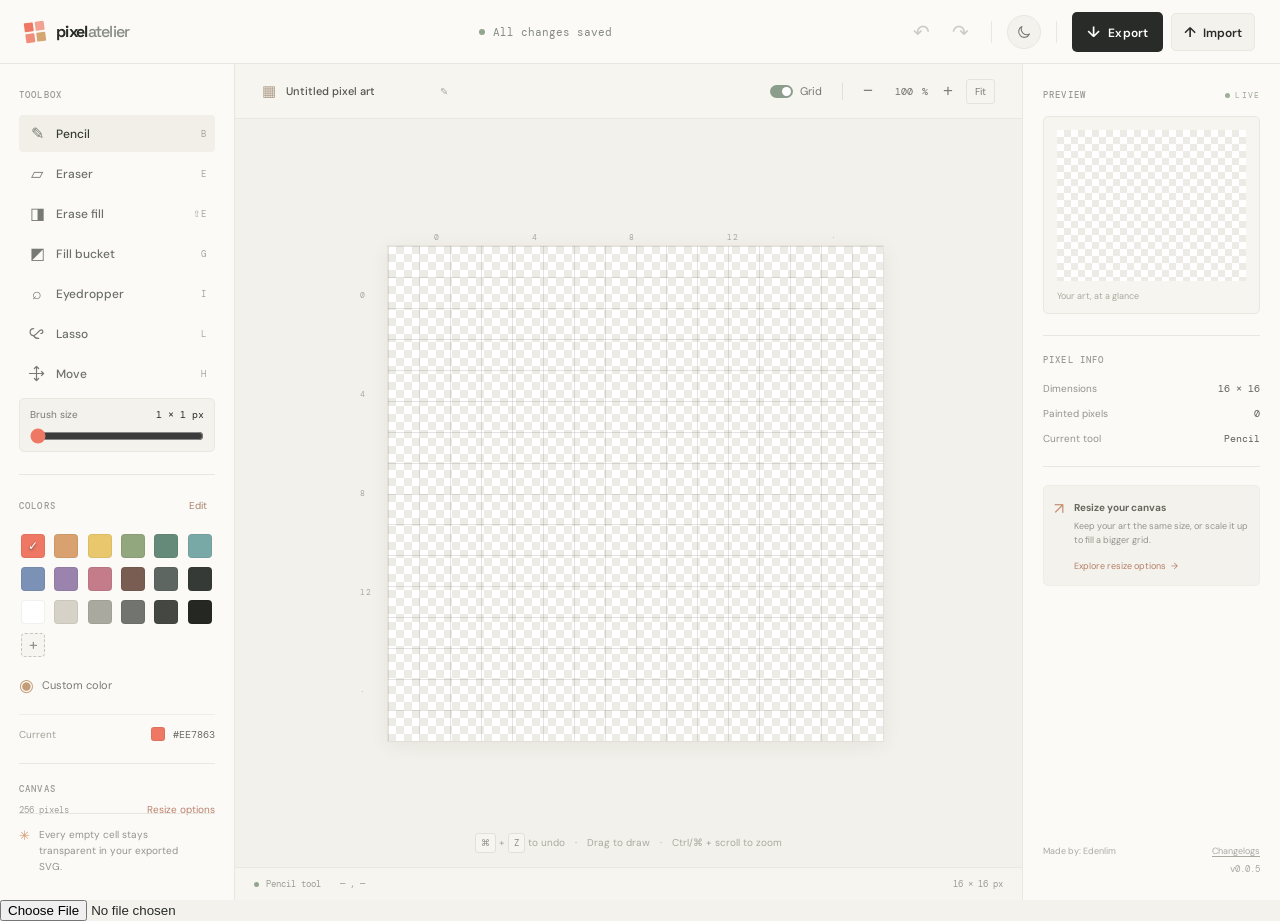
<file: index.html>
<!doctype html>
<html lang="en">
  <head>
    <meta charset="UTF-8" />
    <meta name="viewport" content="width=device-width, initial-scale=1.0" />
    <meta name="theme-color" content="#f4f2ec" />
    <title>Pixel Atelier — Pixel Art Editor</title>
    <script>
      try {
        if (localStorage.getItem("pixel-atelier-theme") === "dark") {
          document.documentElement.dataset.theme = "dark";
        }
      } catch {
        // The page uses the light theme when browser storage is unavailable.
      }
    </script>
    <link rel="preconnect" href="https://fonts.googleapis.com" />
    <link rel="preconnect" href="https://fonts.gstatic.com" crossorigin />
    <link
      href="https://fonts.googleapis.com/css2?family=DM+Mono:wght@400;500&family=DM+Sans:wght@400;500;600;700&family=Space+Grotesk:wght@500;600;700&display=swap"
      rel="stylesheet"
    />
    <link rel="stylesheet" href="css/styles.css" />
    <link rel="stylesheet" href="css/responsive.css" />
  </head>
  <body>
    <div class="app-shell">
      <header class="topbar">
        <a class="brand" href="#" aria-label="Pixel Atelier home">
          <span class="brand-mark" aria-hidden="true"
            ><i></i><i></i><i></i><i></i
          ></span>
          <span>pixel<span class="brand-light">atelier</span></span>
        </a>
        <div class="topbar-center">
          <span class="status-dot"></span
          ><span id="saveStatus">All changes saved</span>
        </div>
        <div class="topbar-actions">
          <button
            class="icon-button"
            id="undoBtn"
            title="Undo (⌘Z)"
            aria-label="Undo"
            disabled
          >
            ↶
          </button>
          <button
            class="icon-button"
            id="redoBtn"
            title="Redo (⌘⇧Z)"
            aria-label="Redo"
            disabled
          >
            ↷
          </button>
          <span class="top-divider"></span>
          <button
            class="theme-toggle"
            id="themeToggle"
            type="button"
            aria-label="Switch to dark mode"
            aria-pressed="false"
            title="Switch to dark mode"
          >
            <svg
              class="theme-icon theme-icon-moon"
              viewBox="0 0 24 24"
              aria-hidden="true"
            >
              <path
                d="M20.2 15.1A8.4 8.4 0 0 1 8.9 3.8 8.5 8.5 0 1 0 20.2 15.1Z"
              />
            </svg>
            <svg
              class="theme-icon theme-icon-sun"
              viewBox="0 0 24 24"
              aria-hidden="true"
            >
              <circle cx="12" cy="12" r="4" />
              <path
                d="M12 2v2m0 16v2M4.93 4.93l1.42 1.42m11.3 11.3 1.42 1.42M2 12h2m16 0h2M4.93 19.07l1.42-1.42m11.3-11.3 1.42-1.42"
              />
            </svg>
          </button>
          <span class="top-divider"></span>
          <button class="export-button" id="exportBtn" type="button">
            <span>↓</span> Export
          </button>
          <button class="import-button" id="importBtn" type="button">
            <span>↑</span> Import
          </button>
        </div>
      </header>

      <main class="workspace">
        <aside class="sidebar left-sidebar">
          <div class="sidebar-heading">
            <span>TOOLBOX</span>
          </div>
          <div class="tool-list" role="group" aria-label="Drawing tools">
            <button
              class="tool-button active"
              data-tool="pencil"
              title="Pencil (B)"
            >
              <span class="tool-icon">✎</span><span>Pencil</span><kbd>B</kbd>
            </button>
            <button class="tool-button" data-tool="eraser" title="Eraser (E)">
              <span class="tool-icon">▱</span><span>Eraser</span><kbd>E</kbd>
            </button>
            <button class="tool-button" data-tool="eraseFill" title="Erase fill (Shift+E)">
              <span class="tool-icon">◨</span><span>Erase fill</span><kbd>⇧E</kbd>
            </button>
            <button
              class="tool-button"
              data-tool="bucket"
              title="Fill bucket (G)"
            >
              <span class="tool-icon">◩</span><span>Fill bucket</span
              ><kbd>G</kbd>
            </button>
            <button
              class="tool-button"
              data-tool="eyedropper"
              title="Eyedropper (I)"
            >
              <span class="tool-icon">⌕</span><span>Eyedropper</span
              ><kbd>I</kbd>
            </button>
            <button class="tool-button" data-tool="lasso" title="Lasso (L)">
              <span class="tool-icon" aria-hidden="true">
                <svg viewBox="0 0 24 24">
                  <path d="M8 5C4.7 5 3 7.4 3 10s1.7 5 5 5c3.7 0 7.2-8 10.5-8 1.8 0 2.5 1.2 2.5 2.5S20 12 18 12" />
                  <path d="M8 15c1.5 3 4 4 7 4" />
                </svg>
              </span>
              <span>Lasso</span><kbd>L</kbd>
            </button>
            <button class="tool-button" data-tool="move" title="Move canvas (H)">
              <span class="tool-icon" aria-hidden="true">
                <svg viewBox="0 0 24 24">
                  <path d="M12 2v20m0 0 3-3m-3 3-3-3M2 12h20m0 0-3-3m3 3-3 3M12 2 9 5m3-3 3 3" />
                </svg>
              </span>
              <span>Move</span><kbd>H</kbd>
            </button>
          </div>
          <div class="brush-size-control" id="brushSizeControl">
            <label for="brushSizeInput">
              <span>Brush size</span>
              <output id="brushSizeValue" for="brushSizeInput">1 × 1 px</output>
            </label>
            <input
              id="brushSizeInput"
              type="range"
              min="1"
              max="32"
              value="1"
              step="1"
              aria-label="Square brush size"
            />
          </div>

          <div class="section-rule"></div>
          <div class="section-heading">
            <span>COLORS</span>
            <button
              id="paletteAction"
              class="palette-action"
              type="button"
              aria-label="Edit custom swatches"
            >
              Edit
            </button>
          </div>
          <div class="swatches" id="swatches"></div>
          <label class="custom-color"
            ><span class="color-wheel">◉</span><span>Custom color</span
            ><input
              id="customColor"
              type="color"
              value="#ee7863"
              aria-label="Choose custom color"
          /></label>
          <div class="current-color-row">
            <span>Current</span
            ><span class="current-chip" id="currentChip"></span
            ><code id="currentHex">#EE7863</code>
          </div>

          <div class="section-rule"></div>
          <div class="sidebar-heading">
            <span>CANVAS</span>
          </div>
          <div class="dimension-control">
            <div class="dimension-meta">
              <span id="dimensionMeta">256 pixels</span
              ><button id="resizeBtn" class="text-button">
                Resize options
              </button>
            </div>
          </div>

          <div class="sidebar-note">
            <span class="note-spark">✳</span>
            <p>Every empty cell stays transparent in your exported SVG.</p>
          </div>
        </aside>

        <section class="canvas-area" aria-label="Drawing workspace">
          <div class="canvas-toolbar">
            <div class="document-name">
              <span class="file-icon">▦</span
              ><input
                id="artName"
                value="Untitled pixel art"
                aria-label="Artwork name"
              /><span class="edit-icon">✎</span>
            </div>
            <div class="canvas-tools">
              <button id="gridToggle" class="toggle-button on">
                <span class="toggle-track"><i></i></span>Grid</button
              ><span class="toolbar-sep"></span
              ><button id="zoomOut" class="zoom-button" aria-label="Zoom out">
                −</button
              ><label class="zoom-label-wrap" aria-label="Zoom percentage"
                ><input
                  id="zoomLabel"
                  class="zoom-label"
                  type="number"
                  min="100"
                  max="400"
                  step="1"
                  value="100"
                  aria-label="Zoom percentage"
                /><span aria-hidden="true">%</span></label
              ><button id="zoomIn" class="zoom-button" aria-label="Zoom in">
                +</button
              ><button id="fitBtn" class="fit-button">Fit</button>
            </div>
          </div>
          <div class="canvas-stage" id="canvasStage">
            <div class="canvas-card">
              <div class="canvas-coordinate top-coord" id="topCoords"></div>
              <div class="canvas-coordinate left-coord" id="leftCoords"></div>
              <div class="pixel-canvas-wrap" id="canvasWrap">
                <canvas
                  id="pixelCanvas"
                  aria-label="Pixel art drawing canvas"
                ></canvas>
              </div>
            </div>
            <div class="stage-tip">
              <span class="desktop-stage-tip">
                <span class="tip-key">⌘</span> + <span class="tip-key">Z</span>
                to undo <span class="tip-separator">·</span> Drag to draw
                <span class="tip-separator">·</span> Ctrl/⌘ + scroll to zoom
              </span>
              <span class="mobile-stage-tip">Drag to draw · Pinch to zoom · Move tool to pan</span>
            </div>
          </div>
          <footer class="canvas-footer">
            <div>
              <span class="footer-dot"></span
              ><span id="toolStatus">Pencil tool</span>
            </div>
            <span id="cursorStatus">— , —</span
            ><span id="canvasInfo">16 × 16 px</span>
          </footer>
        </section>

        <aside class="sidebar right-sidebar">
          <div class="sidebar-heading">
            <span>PREVIEW</span
            ><span class="tiny-label live-label"><i></i> LIVE</span>
          </div>
          <div class="preview-frame">
            <div class="preview-checker">
              <canvas id="previewCanvas"></canvas>
            </div>
            <span class="preview-caption">Your art, at a glance</span>
          </div>
          <div class="section-rule"></div>
          <div class="sidebar-heading"><span>PIXEL INFO</span></div>
          <div class="info-list">
            <div>
              <span>Dimensions</span
              ><strong id="infoDimensions">16 × 16</strong>
            </div>
            <div>
              <span>Painted pixels</span><strong id="paintedCount">0</strong>
            </div>
            <div>
              <span>Current tool</span><strong id="infoTool">Pencil</strong>
            </div>
          </div>
          <div class="section-rule"></div>
          <div class="tip-card">
            <span class="tip-card-icon">↗</span>
            <div>
              <strong>Resize your canvas</strong>
              <p>
                Keep your art the same size, or scale it up to fill a bigger
                grid.
              </p>
              <button id="resizeTipBtn">
                Explore resize options <span>→</span>
              </button>
            </div>
          </div>
          <div class="right-bottom">
            <div class="creator-links">
              <span>Made by: Edenlim</span>
              <button id="changelogBtn" type="button">Changelogs</button>
            </div>
            <span class="app-version">v0.0.5</span>
          </div>
        </aside>
      </main>
    </div>

    <div id="dialogContainer"></div>

    <input
      id="colorFile"
      type="color"
      value="#ee7863"
      tabindex="-1"
      aria-hidden="true"
    />
    <input
      id="importFile"
      type="file"
      accept="image/png,image/svg+xml,.png,.svg"
      tabindex="-1"
      aria-hidden="true"
    />
    <div id="toast" class="toast" role="status"></div>
    <script type="module" src="js/main.js"></script>
  </body>
</html>
</file>
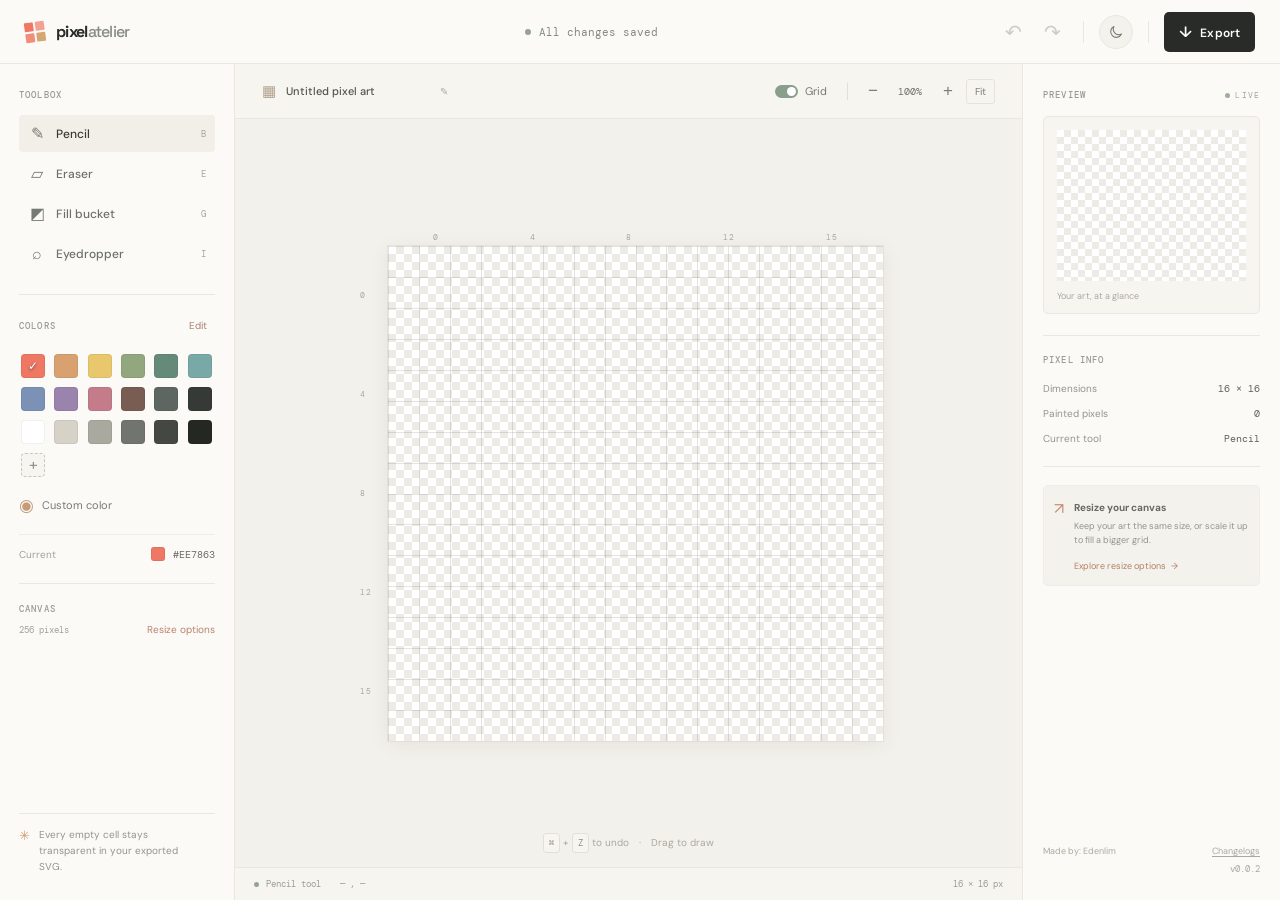
<file: Pixel Atelier/index.html>
<!doctype html>
<html lang="en">
  <head>
    <meta charset="UTF-8" />
    <meta name="viewport" content="width=device-width, initial-scale=1.0" />
    <meta name="theme-color" content="#f4f2ec" />
    <title>Pixel Atelier — Pixel Art Editor</title>
    <script>
      try {
        if (localStorage.getItem("pixel-atelier-theme") === "dark") {
          document.documentElement.dataset.theme = "dark";
        }
      } catch {
        // The page uses the light theme when browser storage is unavailable.
      }
    </script>
    <link rel="preconnect" href="https://fonts.googleapis.com" />
    <link rel="preconnect" href="https://fonts.gstatic.com" crossorigin />
    <link
      href="https://fonts.googleapis.com/css2?family=DM+Mono:wght@400;500&family=DM+Sans:wght@400;500;600;700&family=Space+Grotesk:wght@500;600;700&display=swap"
      rel="stylesheet"
    />
    <link rel="stylesheet" href="css/styles.css" />
    <link rel="stylesheet" href="css/responsive.css" />
  </head>
  <body>
    <div class="app-shell">
      <header class="topbar">
        <a class="brand" href="#" aria-label="Pixel Atelier home">
          <span class="brand-mark" aria-hidden="true"
            ><i></i><i></i><i></i><i></i
          ></span>
          <span>pixel<span class="brand-light">atelier</span></span>
        </a>
        <div class="topbar-center">
          <span class="status-dot"></span
          ><span id="saveStatus">All changes saved</span>
        </div>
        <div class="topbar-actions">
          <button
            class="icon-button"
            id="undoBtn"
            title="Undo (⌘Z)"
            aria-label="Undo"
            disabled
          >
            ↶
          </button>
          <button
            class="icon-button"
            id="redoBtn"
            title="Redo (⌘⇧Z)"
            aria-label="Redo"
            disabled
          >
            ↷
          </button>
          <span class="top-divider"></span>
          <button
            class="theme-toggle"
            id="themeToggle"
            type="button"
            aria-label="Switch to dark mode"
            aria-pressed="false"
            title="Switch to dark mode"
          >
            <svg
              class="theme-icon theme-icon-moon"
              viewBox="0 0 24 24"
              aria-hidden="true"
            >
              <path
                d="M20.2 15.1A8.4 8.4 0 0 1 8.9 3.8 8.5 8.5 0 1 0 20.2 15.1Z"
              />
            </svg>
            <svg
              class="theme-icon theme-icon-sun"
              viewBox="0 0 24 24"
              aria-hidden="true"
            >
              <circle cx="12" cy="12" r="4" />
              <path
                d="M12 2v2m0 16v2M4.93 4.93l1.42 1.42m11.3 11.3 1.42 1.42M2 12h2m16 0h2M4.93 19.07l1.42-1.42m11.3-11.3 1.42-1.42"
              />
            </svg>
          </button>
          <span class="top-divider"></span>
          <button class="export-button" id="exportBtn" type="button">
            <span>↓</span> Export
          </button>
        </div>
      </header>

      <main class="workspace">
        <aside class="sidebar left-sidebar">
          <div class="sidebar-heading">
            <span>TOOLBOX</span>
          </div>
          <div class="tool-list" role="group" aria-label="Drawing tools">
            <button
              class="tool-button active"
              data-tool="pencil"
              title="Pencil (B)"
            >
              <span class="tool-icon">✎</span><span>Pencil</span><kbd>B</kbd>
            </button>
            <button class="tool-button" data-tool="eraser" title="Eraser (E)">
              <span class="tool-icon">▱</span><span>Eraser</span><kbd>E</kbd>
            </button>
            <button
              class="tool-button"
              data-tool="bucket"
              title="Fill bucket (G)"
            >
              <span class="tool-icon">◩</span><span>Fill bucket</span
              ><kbd>G</kbd>
            </button>
            <button
              class="tool-button"
              data-tool="eyedropper"
              title="Eyedropper (I)"
            >
              <span class="tool-icon">⌕</span><span>Eyedropper</span
              ><kbd>I</kbd>
            </button>
          </div>

          <div class="section-rule"></div>
          <div class="section-heading">
            <span>COLORS</span>
            <button
              id="paletteAction"
              class="palette-action"
              type="button"
              aria-label="Edit custom swatches"
            >
              Edit
            </button>
          </div>
          <div class="swatches" id="swatches"></div>
          <label class="custom-color"
            ><span class="color-wheel">◉</span><span>Custom color</span
            ><input
              id="customColor"
              type="color"
              value="#ee7863"
              aria-label="Choose custom color"
          /></label>
          <div class="current-color-row">
            <span>Current</span
            ><span class="current-chip" id="currentChip"></span
            ><code id="currentHex">#EE7863</code>
          </div>

          <div class="section-rule"></div>
          <div class="sidebar-heading">
            <span>CANVAS</span>
          </div>
          <div class="dimension-control">
            <div class="dimension-meta">
              <span id="dimensionMeta">256 pixels</span
              ><button id="resizeBtn" class="text-button">
                Resize options
              </button>
            </div>
          </div>

          <div class="sidebar-note">
            <span class="note-spark">✳</span>
            <p>Every empty cell stays transparent in your exported SVG.</p>
          </div>
        </aside>

        <section class="canvas-area" aria-label="Drawing workspace">
          <div class="canvas-toolbar">
            <div class="document-name">
              <span class="file-icon">▦</span
              ><input
                id="artName"
                value="Untitled pixel art"
                aria-label="Artwork name"
              /><span class="edit-icon">✎</span>
            </div>
            <div class="canvas-tools">
              <button id="gridToggle" class="toggle-button on">
                <span class="toggle-track"><i></i></span>Grid</button
              ><span class="toolbar-sep"></span
              ><button id="zoomOut" class="zoom-button" aria-label="Zoom out">
                −</button
              ><span id="zoomLabel" class="zoom-label">100%</span
              ><button id="zoomIn" class="zoom-button" aria-label="Zoom in">
                +</button
              ><button id="fitBtn" class="fit-button">Fit</button>
            </div>
          </div>
          <div class="canvas-stage" id="canvasStage">
            <div class="canvas-card">
              <div class="canvas-coordinate top-coord" id="topCoords"></div>
              <div class="canvas-coordinate left-coord" id="leftCoords"></div>
              <div class="pixel-canvas-wrap" id="canvasWrap">
                <canvas
                  id="pixelCanvas"
                  aria-label="Pixel art drawing canvas"
                ></canvas>
              </div>
            </div>
            <div class="stage-tip">
              <span class="desktop-stage-tip">
                <span class="tip-key">⌘</span> + <span class="tip-key">Z</span>
                to undo <span class="tip-separator">·</span> Drag to draw
              </span>
              <span class="mobile-stage-tip">Drag to draw · Pinch to zoom</span>
            </div>
          </div>
          <footer class="canvas-footer">
            <div>
              <span class="footer-dot"></span
              ><span id="toolStatus">Pencil tool</span>
            </div>
            <span id="cursorStatus">— , —</span
            ><span id="canvasInfo">16 × 16 px</span>
          </footer>
        </section>

        <aside class="sidebar right-sidebar">
          <div class="sidebar-heading">
            <span>PREVIEW</span
            ><span class="tiny-label live-label"><i></i> LIVE</span>
          </div>
          <div class="preview-frame">
            <div class="preview-checker">
              <canvas id="previewCanvas"></canvas>
            </div>
            <span class="preview-caption">Your art, at a glance</span>
          </div>
          <div class="section-rule"></div>
          <div class="sidebar-heading"><span>PIXEL INFO</span></div>
          <div class="info-list">
            <div>
              <span>Dimensions</span
              ><strong id="infoDimensions">16 × 16</strong>
            </div>
            <div>
              <span>Painted pixels</span><strong id="paintedCount">0</strong>
            </div>
            <div>
              <span>Current tool</span><strong id="infoTool">Pencil</strong>
            </div>
          </div>
          <div class="section-rule"></div>
          <div class="tip-card">
            <span class="tip-card-icon">↗</span>
            <div>
              <strong>Resize your canvas</strong>
              <p>
                Keep your art the same size, or scale it up to fill a bigger
                grid.
              </p>
              <button id="resizeTipBtn">
                Explore resize options <span>→</span>
              </button>
            </div>
          </div>
          <div class="right-bottom">
            <div class="creator-links">
              <span>Made by: Edenlim</span>
              <button id="changelogBtn" type="button">Changelogs</button>
            </div>
            <span class="app-version">v0.0.2</span>
          </div>
        </aside>
      </main>
    </div>

    <div id="dialogContainer"></div>

    <input
      id="colorFile"
      type="color"
      value="#ee7863"
      tabindex="-1"
      aria-hidden="true"
    />
    <div id="toast" class="toast" role="status"></div>
    <script type="module" src="js/main.js"></script>
  </body>
</html>
</file>
<file: css/styles.css>
/*------- BASE THEME AND TYPOGRAPHY -------*/

:root {
  color-scheme: light;
  --paper: #f4f2ec;
  --panel: #fbfaf7;
  --ink: #282b27;
  --muted: #92958e;
  --line: #e9e7df;
  --accent: #ee7863;
  --green: #728776;
  --work-area: #f3f1eb;
  --toolbar-surface: #f7f5ef;
  --surface: #fffdf9;
  --surface-soft: #f4f2ec;
  --surface-hover: #f1efe8;
  --text-secondary: #777a72;
  --text-muted: #92948c;
  --text-faint: #aaa99f;
  --border-soft: #e9e7df;
  --checker-base: #fff;
  --checker-tile: #ecebe6;
  --checker-dark-tile: #373a34;
  --mono: "DM Mono", monospace;
  --sans: "DM Sans", sans-serif;
  --display: "Space Grotesk", sans-serif;
}

* {
  box-sizing: border-box;
}

body {
  margin: 0;
  background: var(--paper);
  color: var(--ink);
  font-family: var(--sans);
  font-size: 13px;
  transition:
    background-color 320ms ease,
    color 320ms ease;
}

.app-shell {
  min-height: 100vh;
  display: flex;
  flex-direction: column;
}

/*------- HEADER AND THEME SWITCH -------*/

.topbar {
  height: 64px;
  background: var(--panel);
  border-bottom: 1px solid var(--line);
  display: flex;
  align-items: center;
  justify-content: space-between;
  padding: 0 25px;
  flex-shrink: 0;
}

.brand {
  display: flex;
  align-items: center;
  gap: 11px;
  color: var(--ink);
  font: 700 16px var(--display);
  text-decoration: none;
  letter-spacing: -0.7px;
}

.brand-light {
  font-weight: 500;
  color: #888b84;
}

.brand-mark {
  height: 20px;
  width: 20px;
  display: grid;
  grid-template-columns: repeat(2, 1fr);
  grid-template-rows: repeat(2, 1fr);
  gap: 2px;
  transform: rotate(-8deg);
}

.brand-mark i {
  display: block;
  background: var(--accent);
  border-radius: 1px;
}

.brand-mark i:nth-child(2) {
  opacity: 0.68;
}

.brand-mark i:nth-child(3) {
  opacity: 0.84;
}

.brand-mark i:nth-child(4) {
  background: #d5a672;
}

.topbar-center {
  font: 11px var(--mono);
  color: #858980;
  display: flex;
  align-items: center;
  gap: 8px;
  margin-left: 55px;
}

.status-dot,
.footer-dot {
  width: 6px;
  height: 6px;
  border-radius: 50%;
  background: #92a68e;
  display: inline-block;
}

.topbar-actions {
  display: flex;
  align-items: center;
  gap: 8px;
}

.icon-button {
  border: 0;
  background: transparent;
  color: #757870;
  font-size: 20px;
  width: 31px;
  height: 32px;
  border-radius: 5px;
  cursor: pointer;
}

.icon-button:hover:not(:disabled) {
  background: #f1efe8;
  color: var(--ink);
}

.icon-button:disabled {
  opacity: 0.35;
}

.top-divider {
  height: 22px;
  border-left: 1px solid var(--line);
  margin: 0 7px;
}

.theme-toggle {
  position: relative;
  display: grid;
  place-items: center;
  width: 34px;
  height: 34px;
  border: 1px solid var(--line);
  border-radius: 50%;
  background: var(--surface-soft);
  color: var(--text-secondary);
  cursor: pointer;
  transition:
    background-color 280ms ease,
    border-color 280ms ease,
    color 280ms ease,
    transform 280ms ease;
}

.theme-toggle:hover {
  color: var(--accent);
  transform: rotate(-8deg);
}

.theme-icon {
  position: absolute;
  width: 16px;
  height: 16px;
  fill: none;
  stroke: currentColor;
  stroke-linecap: round;
  stroke-linejoin: round;
  stroke-width: 1.6;
  transition:
    opacity 260ms ease,
    transform 360ms cubic-bezier(0.2, 0.75, 0.25, 1);
}

.theme-icon-sun {
  opacity: 0;
  transform: rotate(-80deg) scale(0.65);
}

.theme-icon-moon {
  opacity: 1;
  transform: rotate(0) scale(1);
}

.export-button {
  background: var(--ink);
  border: 0;
  color: #fff;
  border-radius: 5px;
  padding: 10px 15px;
  font: 600 12px var(--sans);
  cursor: pointer;
  letter-spacing: 0.1px;
}

.import-button {
  border: 1px solid var(--line);
  border-radius: 5px;
  padding: 9px 12px;
  background: var(--surface-soft);
  color: var(--ink);
  font: 600 12px var(--sans);
  cursor: pointer;
}

.import-button:hover {
  border-color: var(--accent);
  background: var(--surface);
}

.import-button span {
  margin-right: 4px;
  font-size: 14px;
}

.export-button:hover {
  background: #41453e;
}

.export-button span {
  font-size: 15px;
  margin-right: 5px;
}

.visually-hidden {
  position: absolute;
  width: 1px;
  height: 1px;
  padding: 0;
  margin: -1px;
  overflow: hidden;
  clip: rect(0, 0, 0, 0);
  white-space: nowrap;
  border: 0;
}

.workspace {
  display: grid;
  grid-template-columns: 235px minmax(450px, 1fr) 258px;
  min-height: calc(100vh - 64px);
  flex: 1;
}

.sidebar {
  background: var(--panel);
  padding: 25px 19px;
  position: relative;
}

.left-sidebar {
  border-right: 1px solid var(--line);
}

.right-sidebar {
  border-left: 1px solid var(--line);
  padding: 25px 20px;
}

/*------- SIDE PANELS AND COLOR PALETTE -------*/

.sidebar-heading,
.section-heading {
  display: flex;
  justify-content: space-between;
  align-items: center;
  color: #9a9b93;
  font: 500 9px var(--mono);
  letter-spacing: 1.15px;
}

.tiny-label {
  font: 9px var(--mono);
  color: #b8b8af;
}

.tool-list {
  display: flex;
  flex-direction: column;
  gap: 3px;
  margin-top: 14px;
}

.tool-button {
  height: 37px;
  border: 0;
  border-radius: 4px;
  background: transparent;
  text-align: left;
  display: flex;
  align-items: center;
  padding: 0 9px;
  gap: 10px;
  color: #6d706a;
  font: 500 12px var(--sans);
  cursor: pointer;
}

.tool-button:hover {
  background: #f4f2ec;
}

.tool-button.active {
  color: #383a34;
  background: #f1efe8;
}

.tool-button .tool-icon {
  width: 18px;
  color: #767a72;
  font-size: 16px;
  text-align: center;
}

.tool-button .tool-icon svg {
  display: block;
  width: 17px;
  height: 17px;
  fill: none;
  stroke: currentColor;
  stroke-linecap: round;
  stroke-linejoin: round;
  stroke-width: 1.7;
}

.tool-button kbd {
  margin-left: auto;
  font: 9px var(--mono);
  color: #a6a69e;
}

.brush-size-control {
  display: grid;
  gap: 7px;
  padding: 9px 10px 7px;
  margin-top: 6px;
  border: 1px solid var(--line);
  border-radius: 5px;
  background: var(--surface-soft);
}

.brush-size-control[hidden] {
  display: none;
}

.brush-size-control label {
  display: flex;
  justify-content: space-between;
  gap: 8px;
  color: var(--text-secondary);
  font: 10px var(--sans);
}

.brush-size-control output {
  color: var(--ink);
  font: 10px var(--mono);
  white-space: nowrap;
}

.brush-size-control input {
  width: 100%;
  margin: 0;
  accent-color: var(--accent);
  cursor: pointer;
}

.section-rule {
  height: 1px;
  background: var(--line);
  margin: 22px 0 19px;
}

.swatches {
  display: grid;
  grid-template-columns: repeat(6, 1fr);
  gap: 9px 8px;
  padding: 17px 2px 12px;
}

.swatch {
  width: 24px;
  height: 24px;
  border-radius: 4px;
  cursor: pointer;
  border: 1px solid rgba(0, 0, 0, 0.06);
  position: relative;
  transition: transform 0.12s;
}

.swatch:hover {
  transform: scale(1.12);
}

.swatch-add {
  display: grid;
  place-items: center;
  border: 1px dashed #c8c7bd;
  background: #f7f5ef;
  color: #8e9087;
  font: 16px/1 var(--sans);
}

.swatch-add:hover {
  border-color: #bd8a73;
  background: #f5eee8;
  color: #a86f59;
}

.palette-action {
  min-width: 34px;
  height: 23px;
  padding: 0 7px;
  border: 1px solid transparent;
  border-radius: 4px;
  background: transparent;
  color: #aa806c;
  font: 10px var(--sans);
  cursor: pointer;
}

.palette-action:hover,
.palette-action.is-editing {
  border-color: #e7d8ce;
  background: #f7f0eb;
}

.palette-action.is-trash {
  display: inline-flex;
  align-items: center;
  justify-content: center;
  gap: 4px;
  color: #a8584c;
}

.palette-action.is-trash svg {
  width: 13px;
  height: 13px;
  fill: none;
  stroke: currentColor;
  stroke-linecap: round;
  stroke-linejoin: round;
  stroke-width: 1.5;
}

.palette-action.drop-target {
  color: #fff;
  border-color: #a8584c;
  background: #b56457;
}

.swatches.is-editing .swatch[data-removable="true"] {
  animation: swatch-wiggle 0.22s ease-in-out infinite alternate;
}

.swatches.is-editing .swatch[data-removable="true"]:nth-child(even) {
  animation-delay: 0.11s;
}

.swatch[data-removable="true"].is-selected {
  outline: 2px solid #bd8069;
  outline-offset: 2px;
}

.swatch[data-removable="true"].is-selected::after {
  content: "";
  position: absolute;
  inset: 0;
  border-radius: 4px;
  background-color: #272a25a6;
  background-image: url("data:image/svg+xml,%3Csvg xmlns='http://www.w3.org/2000/svg' viewBox='0 0 15 15' fill='none' stroke='%23ffffff'%3E%3Cpath d='M4.5 3V1.5C4.5 0.947715 4.94772 0.5 5.5 0.5H9.5C10.0523 0.5 10.5 0.947715 10.5 1.5V3M0 3.5H15M1.5 3.5V13.5C1.5 14.0523 1.94772 14.5 2.5 14.5H12.5C13.0523 14.5 13.5 14.0523 13.5 13.5V3.5M7.5 7V12M4.5 9V12M10.5 9V12'/%3E%3C/svg%3E");
  background-repeat: no-repeat;
  background-position: center;
  background-size: 50%;
}

@keyframes swatch-wiggle {
  from {
    transform: rotate(-2deg);
  }

  to {
    transform: rotate(2deg);
  }
}

.swatch-color-field {
  display: flex;
  align-items: center;
  justify-content: space-between;
  margin-top: 20px;
  color: #777a72;
  font-size: 11px;
}

.swatch-color-field input {
  width: 54px;
  height: 36px;
  padding: 3px;
  border: 1px solid #e7e5dd;
  border-radius: 4px;
  background: #fffdf9;
  cursor: pointer;
}

.swatch.active:after {
  content: "✓";
  color: white;
  text-shadow: 0 1px 3px #444;
  position: absolute;
  inset: 0;
  display: grid;
  place-items: center;
  font-size: 12px;
}

.custom-color {
  height: 32px;
  display: flex;
  align-items: center;
  gap: 8px;
  color: #777a73;
  font-size: 11px;
  cursor: pointer;
  position: relative;
}

.custom-color input {
  position: absolute;
  opacity: 0;
  width: 100%;
  height: 100%;
  cursor: pointer;
}

.color-wheel {
  font-size: 17px;
  color: #c49c78;
}

.current-color-row {
  margin-top: 13px;
  padding-top: 12px;
  border-top: 1px solid #efede7;
  display: flex;
  align-items: center;
  gap: 8px;
  color: #a0a198;
  font-size: 10px;
}

.current-chip {
  width: 14px;
  height: 14px;
  border-radius: 3px;
  border: 1px solid #0001;
  margin-left: auto;
}

.current-color-row code {
  font: 10px var(--mono);
  color: #696c65;
}

.dimension-control>label {
  display: block;
  margin: 16px 0 8px;
  color: #767971;
  font-size: 11px;
}

.select-wrap {
  position: relative;
}

.select-wrap select {
  appearance: none;
  width: 100%;
  height: 35px;
  border: 1px solid #e8e6de;
  background: #fffdf9;
  border-radius: 4px;
  padding: 0 11px;
  color: #41443e;
  font: 12px var(--mono);
  outline: none;
}

.select-wrap select:focus {
  border-color: #c5b4a0;
}

.select-wrap>span {
  position: absolute;
  right: 11px;
  top: 8px;
  color: #92948c;
  pointer-events: none;
  font-size: 15px;
}

.dimension-meta {
  display: flex;
  justify-content: space-between;
  align-items: center;
  color: #a0a198;
  font: 9px var(--mono);
  padding-top: 8px;
}

.text-button {
  border: 0;
  background: none;
  padding: 0;
  color: #ba806c;
  font: 10px var(--sans);
  cursor: pointer;
}

.text-button:hover {
  text-decoration: underline;
}


.sidebar-note {
  position: absolute;
  bottom: 25px;
  left: 19px;
  right: 19px;
  border-top: 1px solid var(--line);
  padding-top: 13px;
  display: flex;
  gap: 9px;
  align-items: flex-start;
  color: #92948d;
}

.sidebar-note p {
  margin: 0;
  font-size: 10px;
  line-height: 1.6;
  max-width: 150px;
}

.note-spark {
  color: #d49c72;
  font-size: 13px;
}

/*------- DRAWING CANVAS AND LIVE PREVIEW -------*/

.canvas-area {
  display: flex;
  flex-direction: column;
  min-width: 0;
  background: var(--work-area);
}

.canvas-toolbar {
  height: 55px;
  border-bottom: 1px solid var(--line);
  display: flex;
  align-items: center;
  justify-content: space-between;
  padding: 0 27px;
  background: var(--toolbar-surface);
}

.document-name {
  display: flex;
  align-items: center;
  gap: 8px;
  color: #797d75;
}

.file-icon {
  color: #af9e8a;
  font-size: 15px;
}

.document-name input {
  width: 148px;
  border: 0;
  background: transparent;
  color: #51544d;
  font: 500 11px var(--sans);
  outline: 0;
}

.document-name input:focus {
  border-bottom: 1px solid #ce9e87;
}

.edit-icon {
  color: #aaa99f;
  font-size: 10px;
}

.canvas-tools {
  display: flex;
  align-items: center;
  gap: 9px;
  color: #777a72;
}

.toggle-button {
  border: 0;
  background: transparent;
  color: #767971;
  display: flex;
  align-items: center;
  gap: 7px;
  font: 11px var(--sans);
  cursor: pointer;
}

.toggle-track {
  width: 23px;
  height: 13px;
  border-radius: 10px;
  background: #d7d8ce;
  padding: 2px;
  display: block;
}

.toggle-track i {
  display: block;
  background: white;
  width: 9px;
  height: 9px;
  border-radius: 50%;
  transition: transform 0.15s;
}

.toggle-button.on .toggle-track {
  background: #8b9d8b;
}

.toggle-button.on .toggle-track i {
  transform: translateX(10px);
}

.toolbar-sep {
  height: 17px;
  border-left: 1px solid #e1dfd6;
  margin: 0 5px;
}

.zoom-button {
  border: 0;
  background: transparent;
  color: #7b7d76;
  font-size: 17px;
  width: 20px;
  cursor: pointer;
}

.zoom-button:hover {
  color: #292c27;
}

.zoom-label {
  font: 10px var(--mono);
  color: #6e716a;
  width: 36px;
  min-width: 0;
  padding: 0;
  text-align: center;
  box-sizing: border-box;
  border: 0;
  outline: 0;
  background: transparent;
  appearance: textfield;
  -moz-appearance: textfield;
}

.zoom-label::-webkit-inner-spin-button,
.zoom-label::-webkit-outer-spin-button {
  margin: 0;
  -webkit-appearance: none;
}

.zoom-label-wrap {
  display: inline-flex;
  align-items: center;
  color: #6e716a;
  font: 10px var(--mono);
  cursor: text;
}

.zoom-label:focus-visible {
  outline: 1px solid var(--green);
  outline-offset: 2px;
  border-radius: 2px;
}

.fit-button {
  border: 1px solid #e5e3dc;
  background: transparent;
  color: #7b7d76;
  font: 10px var(--sans);
  border-radius: 3px;
  padding: 5px 8px;
  cursor: pointer;
}

.canvas-stage {
  position: relative;
  flex: 1;
  display: flex;
  align-items: center;
  justify-content: center;
  overflow: hidden;
  min-height: 420px;
}

.canvas-card {
  position: relative;
  padding: 14px 14px 14px 28px;
}

.pixel-canvas-wrap {
  width: min(55vh, min(52vw, 600px));
  height: min(55vh, min(52vw, 600px));
  min-width: 240px;
  min-height: 240px;
  max-width: 600px;
  max-height: 600px;
  box-shadow:
    0 4px 18px #3b3b3014,
    0 0 0 1px var(--line);
  position: relative;
  background-color: var(--checker-base);
  isolation: isolate;
}

.pixel-canvas-wrap::before,
.pixel-canvas-wrap::after,
.preview-checker::before,
.preview-checker::after {
  content: "";
  position: absolute;
  inset: 0;
  z-index: 0;
  pointer-events: none;
  transition: opacity 320ms ease;
}

.pixel-canvas-wrap::before {
  background-image:
    linear-gradient(45deg, var(--checker-tile) 25%, transparent 25%),
    linear-gradient(-45deg, var(--checker-tile) 25%, transparent 25%),
    linear-gradient(45deg, transparent 75%, var(--checker-tile) 75%),
    linear-gradient(-45deg, transparent 75%, var(--checker-tile) 75%);
  background-size: 16px 16px;
  background-position:
    0 0,
    0 8px,
    8px -8px,
    -8px 0;
  opacity: 1;
}

.pixel-canvas-wrap::after {
  background-image:
    linear-gradient(45deg, var(--checker-dark-tile) 25%, transparent 25%),
    linear-gradient(-45deg, var(--checker-dark-tile) 25%, transparent 25%),
    linear-gradient(45deg, transparent 75%, var(--checker-dark-tile) 75%),
    linear-gradient(-45deg, transparent 75%, var(--checker-dark-tile) 75%);
  background-size: 16px 16px;
  background-position:
    0 0,
    0 8px,
    8px -8px,
    -8px 0;
  opacity: 0;
}

.pixel-canvas-wrap canvas {
  position: relative;
  z-index: 1;
  display: block;
  width: 100%;
  height: 100%;
  image-rendering: pixelated;
  cursor: crosshair;
  touch-action: none;
}

.canvas-coordinate {
  position: absolute;
  color: #aaa99f;
  font: 8px var(--mono);
  letter-spacing: 1px;
  pointer-events: none;
}

.top-coord {
  top: 0;
  left: 28px;
  right: 14px;
  display: flex;
  justify-content: space-around;
}

.left-coord {
  left: 0;
  top: 14px;
  bottom: 14px;
  display: flex;
  flex-direction: column;
  justify-content: space-around;
}

.stage-tip {
  position: absolute;
  bottom: 18px;
  color: #aaa99f;
  font-size: 10px;
}

.mobile-stage-tip {
  display: none;
}

.tip-key {
  font: 9px var(--mono);
  padding: 3px 5px;
  border: 1px solid #e2e0d8;
  background: #f7f5ef;
  border-radius: 3px;
  color: #8c8e86;
}

.tip-separator {
  margin: 0 7px;
}

.canvas-footer {
  height: 33px;
  background: #f7f5ef;
  border-top: 1px solid #e9e7df;
  display: flex;
  align-items: center;
  padding: 0 19px;
  gap: 19px;
  color: #9b9d95;
  font: 9px var(--mono);
}

.canvas-footer div {
  display: flex;
  align-items: center;
  gap: 7px;
}

.canvas-footer .footer-dot {
  width: 5px;
  height: 5px;
}

.canvas-footer #canvasInfo {
  margin-left: auto;
}

.live-label {
  color: #9ca895;
  display: flex;
  align-items: center;
  gap: 5px;
  font-size: 8px;
}

.live-label i {
  width: 5px;
  height: 5px;
  background: #9daf96;
  border-radius: 50%;
}

.preview-frame {
  margin-top: 15px;
  padding: 13px 13px 11px;
  background: var(--toolbar-surface);
  border: 1px solid var(--line);
  border-radius: 5px;
  text-align: center;
}

.preview-checker {
  height: 151px;
  width: 100%;
  position: relative;
  isolation: isolate;
  display: grid;
  place-items: center;
  background-color: var(--checker-base);
}

.preview-checker::before {
  background-image:
    linear-gradient(45deg, var(--checker-tile) 25%, transparent 25%),
    linear-gradient(-45deg, var(--checker-tile) 25%, transparent 25%),
    linear-gradient(45deg, transparent 75%, var(--checker-tile) 75%),
    linear-gradient(-45deg, transparent 75%, var(--checker-tile) 75%);
  background-size: 14px 14px;
  background-position:
    0 0,
    0 7px,
    7px -7px,
    -7px 0;
  opacity: 1;
}

.preview-checker::after {
  background-image:
    linear-gradient(45deg, var(--checker-dark-tile) 25%, transparent 25%),
    linear-gradient(-45deg, var(--checker-dark-tile) 25%, transparent 25%),
    linear-gradient(45deg, transparent 75%, var(--checker-dark-tile) 75%),
    linear-gradient(-45deg, transparent 75%, var(--checker-dark-tile) 75%);
  background-size: 14px 14px;
  background-position:
    0 0,
    0 7px,
    7px -7px,
    -7px 0;
  opacity: 0;
}

.preview-checker canvas {
  position: relative;
  z-index: 1;
  width: 116px;
  height: 116px;
  image-rendering: pixelated;
}

.preview-caption {
  display: block;
  text-align: left;
  color: #aaa99f;
  font-size: 9px;
  margin-top: 9px;
}

.right-sidebar .section-rule {
  margin: 21px 0 18px;
}

.info-list {
  display: flex;
  flex-direction: column;
  gap: 12px;
  margin-top: 16px;
}

.info-list div {
  display: flex;
  justify-content: space-between;
  align-items: center;
  color: #92948c;
  font-size: 10px;
}

.info-list strong {
  font: 10px var(--mono);
  color: #5e615a;
}

.tip-card {
  display: flex;
  gap: 10px;
  background: #f4f2ec;
  border: 1px solid #efede6;
  border-radius: 5px;
  padding: 12px 10px;
}

.tip-card-icon {
  color: #c48e71;
  font-size: 16px;
}

.tip-card strong {
  font-size: 10px;
  color: #666960;
}

.tip-card p {
  font-size: 9px;
  line-height: 1.55;
  color: #92948c;
  margin: 5px 0 8px;
}

.tip-card button {
  padding: 0;
  border: 0;
  background: none;
  color: #b47e68;
  font: 9px var(--sans);
  cursor: pointer;
}

.tip-card button span {
  padding-left: 3px;
}

.right-bottom {
  position: absolute;
  bottom: 25px;
  left: 20px;
  right: 20px;
  display: flex;
  flex-direction: column;
  align-items: center;
  color: #aaa99f;
  font-size: 9px;
  gap: 6px;
}

.creator-links {
  display: flex;
  align-items: center;
  justify-content: space-between;
  width: 100%;
}

.creator-links button {
  padding: 0;
  border: 0;
  background: transparent;
  color: inherit;
  font: inherit;
  text-decoration: underline;
  text-underline-offset: 2px;
  cursor: pointer;
}

.creator-links button:hover {
  color: var(--accent);
}

.app-version {
  align-self: flex-end;
  font: 9px var(--mono);
}

.keyboard-icon {
  font-size: 13px;
}

.heart {
  color: #d9a091;
  margin-left: auto;
  font-size: 10px;
}

/*------- DIALOGS AND NOTIFICATIONS -------*/

.modal {
  border: 1px solid #eeece5;
  background: #fbfaf7;
  border-radius: 8px;
  padding: 28px 30px 22px;
  width: 408px;
  box-shadow: 0 16px 60px #27271f33;
  color: var(--ink);
}

.modal::backdrop {
  background: #25272056;
  backdrop-filter: blur(2px);
}

.modal-close-form {
  position: absolute;
  right: 14px;
  top: 14px;
}

.modal-close {
  border: 0;
  background: transparent;
  color: #999b93;
  font-size: 22px;
  cursor: pointer;
  line-height: 1;
}

.modal-kicker {
  display: flex;
  justify-content: space-between;
  color: #a0a197;
  font: 9px var(--mono);
  letter-spacing: 1.2px;
}

.modal-kicker span:last-child {
  color: #cd9e7a;
  font-size: 13px;
}

.modal h2 {
  font: 600 29px/1.05 var(--display);
  letter-spacing: -1.2px;
  margin: 22px 0 11px;
}

.modal h2 em {
  color: #d18a72;
  font-weight: 500;
}

.modal-description {
  font-size: 11px;
  line-height: 1.6;
  color: #92948c;
  margin: 0 0 19px;
  max-width: 320px;
}

.modal-field {
  display: flex;
  justify-content: space-between;
  align-items: center;
  font-size: 10px;
  color: #777a72;
  margin-bottom: 14px;
}

.input-pair {
  display: flex;
  align-items: center;
  gap: 8px;
}

.input-pair input {
  width: 62px;
  height: 34px;
  background: #fffdf9;
  border: 1px solid #e7e5dd;
  border-radius: 4px;
  text-align: center;
  font: 12px var(--mono);
  color: #42453e;
  outline: 0;
}

.input-pair input:focus {
  border-color: #c79b83;
}

.input-pair b {
  font: 10px var(--mono);
  color: #aaa99f;
}

.aspect-ratio-lock {
  display: grid;
  width: 30px;
  height: 30px;
  padding: 6px;
  place-items: center;
  color: #777a72;
  background: transparent;
  border: 1px solid #e7e5dd;
  border-radius: 6px;
  cursor: pointer;
  transition:
    color 180ms ease,
    background-color 180ms ease,
    border-color 180ms ease,
    transform 180ms ease;
}

.aspect-ratio-lock:hover {
  color: #a66c56;
  background: #f8f2eb;
  border-color: #c79b83;
}

.aspect-ratio-lock:active {
  transform: scale(0.94);
}

.aspect-ratio-lock:focus-visible {
  outline: 2px solid #c79b83;
  outline-offset: 2px;
}

.lock-icon {
  width: 16px;
  height: 16px;
  fill: none;
  stroke: currentColor;
  stroke-linecap: round;
  stroke-linejoin: round;
  stroke-width: 1.7;
}

.lock-icon-open,
.aspect-ratio-lock:not(.is-locked) .lock-icon-closed {
  display: none;
}

.aspect-ratio-lock:not(.is-locked) .lock-icon-open {
  display: block;
}

.resize-options {
  display: flex;
  flex-direction: column;
  gap: 8px;
}

.resize-option {
  display: flex;
  align-items: center;
  gap: 11px;
  padding: 10px;
  border: 1px solid #e9e7df;
  border-radius: 5px;
  cursor: pointer;
  position: relative;
}

.resize-option.selected {
  border-color: #d3a58d;
  background: #fbf7f2;
}

.resize-option input {
  position: absolute;
  opacity: 0;
}

.option-art {
  width: 37px;
  height: 37px;
  display: grid;
  grid-template-columns: repeat(2, 1fr);
  grid-template-rows: repeat(2, 1fr);
  gap: 2px;
  background: #eceae2;
  padding: 8px;
  flex-shrink: 0;
}

.option-art i {
  background: #e8846b;
}

.expand-art {
  background: #e9e7de;
}

.expand-art i:nth-child(2),
.expand-art i:nth-child(3) {
  opacity: 0.7;
}

.scale-art {
  gap: 1px;
  padding: 5px;
}

.scale-art i {
  background: #7d9682;
}

.option-copy {
  display: flex;
  flex-direction: column;
  gap: 4px;
}

.option-copy strong {
  font-size: 11px;
  font-weight: 600;
  color: #50534c;
}

.option-copy small {
  font-size: 9px;
  color: #989990;
}

.radio-mark {
  margin-left: auto;
  width: 14px;
  height: 14px;
  border: 1px solid #d5d4cc;
  border-radius: 50%;
  position: relative;
}

.selected .radio-mark {
  border-color: #c98068;
}

.selected .radio-mark:after {
  content: "";
  position: absolute;
  inset: 3px;
  background: #c98068;
  border-radius: 50%;
}

.modal-hint {
  display: flex;
  gap: 8px;
  align-items: flex-start;
  background: #f3f1eb;
  border-radius: 4px;
  padding: 9px 10px;
  margin-top: 13px;
  color: #898b83;
  font-size: 9px;
  line-height: 1.5;
}

.modal-hint span:first-child {
  color: #c8946e;
}

.modal-actions {
  display: flex;
  justify-content: flex-end;
  gap: 9px;
  margin-top: 20px;
}

.cancel-button,
.apply-button {
  height: 35px;
  border-radius: 4px;
  padding: 0 13px;
  font: 500 10px var(--sans);
  cursor: pointer;
}

.cancel-button {
  border: 1px solid #e5e3dc;
  background: transparent;
  color: #777a72;
}

.apply-button {
  border: 0;
  background: #30332e;
  color: white;
}

.apply-button:hover {
  background: #4b4f47;
}

.apply-button span {
  padding-left: 12px;
  color: #e0ac8c;
}

.compact-modal {
  width: 375px;
}

.compact-modal h2 {
  font-size: 27px;
}

.changelog-list {
  display: grid;
  gap: 10px;
  max-height: min(45vh, 360px);
  overflow-y: auto;
  padding: 1px 5px 1px 1px;
  scrollbar-gutter: stable;
  overscroll-behavior: contain;
}

.changelog-entry {
  padding: 13px 14px;
  border: 1px solid var(--border-soft);
  border-radius: 6px;
  background: var(--surface-soft);
  color: var(--text-secondary);
  font-size: 10px;
}

.changelog-entry strong {
  color: var(--ink);
  font: 500 11px var(--mono);
}

.changelog-entry ul {
  display: grid;
  gap: 7px;
  padding-left: 16px;
  margin: 10px 0 0;
  line-height: 1.5;
}

.export-format-options {
  display: grid;
  grid-template-columns: 1fr 1fr;
  gap: 10px;
  width: 100%;
  padding: 0;
  margin: 0;
  border: 0;
}

.export-format-option {
  display: flex;
  align-items: center;
  gap: 9px;
  min-height: 64px;
  padding: 10px;
  border: 1px solid var(--border-soft);
  border-radius: 6px;
  background: var(--surface);
  cursor: pointer;
}

.export-format-option:has(input:checked) {
  border-color: #c79b83;
  background: var(--surface-soft);
  box-shadow: 0 0 0 1px #c79b83;
}

.export-format-option input {
  accent-color: var(--accent);
}

.export-format-option span {
  display: grid;
  gap: 4px;
}

.export-format-option strong {
  color: var(--ink);
  font: 600 13px var(--sans);
}

.export-format-option small {
  color: var(--text-secondary);
  font-size: 10px;
  line-height: 1.3;
}

.export-trim-option {
  display: flex;
  align-items: flex-start;
  gap: 9px;
  margin-top: 14px;
  color: var(--ink);
  cursor: pointer;
}

.export-trim-option input {
  flex: 0 0 auto;
  margin: 2px 0 0;
  accent-color: var(--accent);
}

.export-trim-option span {
  display: grid;
  gap: 4px;
}

.export-trim-option strong {
  font: 500 11px var(--sans);
}

.export-trim-option small {
  color: var(--text-secondary);
  font-size: 10px;
  line-height: 1.4;
}

#colorFile {
  position: absolute;
  left: -1000px;
  width: 1px;
  height: 1px;
}

.toast {
  position: fixed;
  bottom: 24px;
  left: 50%;
  transform: translate(-50%, 12px);
  opacity: 0;
  pointer-events: none;
  background: #30332e;
  color: #fff;
  padding: 10px 15px;
  border-radius: 5px;
  font-size: 11px;
  box-shadow: 0 5px 20px #2223;
  transition: 0.2s;
}

.toast.show {
  opacity: 1;
  transform: translate(-50%, 0);
}

/*------- DARK MODE -------*/

:root[data-theme="dark"] {
  color-scheme: dark;
  --paper: #191b18;
  --panel: #22241f;
  --ink: #e9e7df;
  --muted: #a5a79d;
  --line: #393c35;
  --work-area: #1b1d19;
  --toolbar-surface: #252722;
  --surface: #2b2e29;
  --surface-soft: #2a2d28;
  --surface-hover: #343731;
  --text-secondary: #c0c2b8;
  --text-muted: #a4a69d;
  --text-faint: #898c83;
  --border-soft: #3b3e37;
  --checker-base: #292c27;
}

body,
.topbar,
.sidebar,
.canvas-area,
.canvas-toolbar,
.canvas-footer,
.preview-frame,
.preview-checker,
.pixel-canvas-wrap,
.tool-button,
.icon-button,
.theme-toggle,
.swatch-add,
.palette-action,
.select-wrap select,
.tip-card,
.tip-key,
.export-button,
.import-button,
.text-button,
.tip-card button,
.swatch-color-field input,
.input-pair input,
.aspect-ratio-lock,
.resize-option,
.modal-hint,
.modal,
.cancel-button,
.apply-button {
  transition:
    background-color 320ms ease,
    color 320ms ease,
    border-color 320ms ease,
    box-shadow 320ms ease;
}

:root[data-theme="dark"] .theme-icon-moon {
  opacity: 0;
  transform: rotate(80deg) scale(0.65);
}

:root[data-theme="dark"] .theme-icon-sun {
  opacity: 1;
  transform: rotate(0) scale(1);
}

:root[data-theme="dark"] .pixel-canvas-wrap::before,
:root[data-theme="dark"] .preview-checker::before {
  opacity: 0;
}

:root[data-theme="dark"] .pixel-canvas-wrap::after,
:root[data-theme="dark"] .preview-checker::after {
  opacity: 1;
}

:root[data-theme="dark"] .brand-light,
:root[data-theme="dark"] .topbar-center,
:root[data-theme="dark"] .sidebar-heading,
:root[data-theme="dark"] .section-heading,
:root[data-theme="dark"] .tool-button,
:root[data-theme="dark"] .custom-color,
:root[data-theme="dark"] .current-color-row,
:root[data-theme="dark"] .dimension-control>label,
:root[data-theme="dark"] .dimension-meta,
:root[data-theme="dark"] .sidebar-note,
:root[data-theme="dark"] .document-name,
:root[data-theme="dark"] .document-name input,
:root[data-theme="dark"] .canvas-tools,
:root[data-theme="dark"] .zoom-button,
:root[data-theme="dark"] .zoom-label,
:root[data-theme="dark"] .zoom-label-wrap,
:root[data-theme="dark"] .fit-button,
:root[data-theme="dark"] .canvas-coordinate,
:root[data-theme="dark"] .stage-tip,
:root[data-theme="dark"] .tip-key,
:root[data-theme="dark"] .canvas-footer,
:root[data-theme="dark"] .preview-caption,
:root[data-theme="dark"] .info-list div,
:root[data-theme="dark"] .info-list strong,
:root[data-theme="dark"] .tip-card strong,
:root[data-theme="dark"] .tip-card p,
:root[data-theme="dark"] .right-bottom,
:root[data-theme="dark"] .modal-description,
:root[data-theme="dark"] .modal-field,
:root[data-theme="dark"] .option-copy strong,
:root[data-theme="dark"] .option-copy small,
:root[data-theme="dark"] .modal-hint,
:root[data-theme="dark"] .swatch-color-field {
  color: var(--text-secondary);
}

:root[data-theme="dark"] .tiny-label,
:root[data-theme="dark"] .sidebar-note p,
:root[data-theme="dark"] .modal-kicker {
  color: var(--text-faint);
}

:root[data-theme="dark"] .tool-button:hover,
:root[data-theme="dark"] .icon-button:hover:not(:disabled),


:root[data-theme="dark"] .tool-button.active {
  color: var(--ink);
  background: #353831;
}

:root[data-theme="dark"] .tool-button .tool-icon,
:root[data-theme="dark"] .tool-button kbd,
:root[data-theme="dark"] .select-wrap>span,
:root[data-theme="dark"] .current-color-row code,
:root[data-theme="dark"] .input-pair b {
  color: var(--text-muted);
}

:root[data-theme="dark"] .swatch-add {
  color: #c3b6a8;
  border-color: #65675e;
  background: #2c2f29;
}

:root[data-theme="dark"] .swatch-add:hover {
  color: #f0b49a;
  border-color: #bd8a73;
  background: #392f2a;
}

:root[data-theme="dark"] .palette-action:hover,
:root[data-theme="dark"] .palette-action.is-editing {
  background: #39302b;
  border-color: #594238;
}

:root[data-theme="dark"] .select-wrap select,
:root[data-theme="dark"] .input-pair input,
:root[data-theme="dark"] .aspect-ratio-lock {
  color: var(--ink);
  background: var(--surface);
  border-color: var(--border-soft);
}

:root[data-theme="dark"] .aspect-ratio-lock:hover {
  color: #efb49a;
  background: var(--surface-hover);
  border-color: #bd8a73;
}

:root[data-theme="dark"] .fit-button,
:root[data-theme="dark"] .tip-key {
  color: var(--text-secondary);
  border-color: var(--border-soft);
  background: var(--surface-soft);
}

:root[data-theme="dark"] .text-button,
:root[data-theme="dark"] .tip-card button {
  color: #e6a58a;
}

:root[data-theme="dark"] .export-button {
  color: #282b27;
  background: #e4d9c9;
}

:root[data-theme="dark"] .export-button:hover {
  background: #f0e9dd;
}

:root[data-theme="dark"] .document-name input {
  color: var(--ink);
}

:root[data-theme="dark"] .tip-card {
  background: var(--surface-soft);
  border-color: var(--border-soft);
}

:root[data-theme="dark"] .modal {
  color: var(--ink);
  background: #242621;
  border-color: #3c3f38;
}

:root[data-theme="dark"] .modal::backdrop {
  background: #090a08a6;
}

:root[data-theme="dark"] .resize-option {
  border-color: var(--border-soft);
}

:root[data-theme="dark"] .resize-option.selected {
  background: #322b26;
  border-color: #8d6654;
}

:root[data-theme="dark"] .option-art,
:root[data-theme="dark"] .expand-art {
  background: #373a34;
}

:root[data-theme="dark"] .modal-hint {
  background: #2d302b;
}

:root[data-theme="dark"] .cancel-button {
  color: var(--text-secondary);
  border-color: var(--border-soft);
}

:root[data-theme="dark"] .apply-button {
  color: #282b27;
  background: #e4d9c9;
}

:root[data-theme="dark"] .apply-button:hover {
  background: #f0e9dd;
}

:root[data-theme="dark"] .swatch-color-field input {
  border-color: var(--border-soft);
  background: var(--surface);
}

@media (prefers-reduced-motion: reduce) {

  *,
  *::before,
  *::after {
    scroll-behavior: auto !important;
    animation-duration: 0.01ms !important;
    animation-iteration-count: 1 !important;
    transition-duration: 0.01ms !important;
  }
}
</file>
<file: css/responsive.css>
/*------- TABLET LAYOUT -------*/

@media (max-width: 1100px) {
  .workspace {
    grid-template-columns: 205px minmax(0, 1fr) 220px;
  }

  .sidebar {
    padding-left: 15px;
    padding-right: 15px;
  }

  .pixel-canvas-wrap {
    width: min(52vh, 44vw, 560px);
    height: min(52vh, 44vw, 560px);
  }
}

@media (max-width: 840px) {
  .workspace {
    grid-template-columns: 196px minmax(0, 1fr);
  }

  .right-sidebar {
    display: none;
  }

  .canvas-toolbar {
    padding-right: 16px;
    padding-left: 16px;
  }

  .pixel-canvas-wrap {
    width: min(62vw, 55vh, 600px);
    height: min(62vw, 55vh, 600px);
  }
}

/*------- PHONE AND SMALL TABLET LAYOUT -------*/

@media (max-width: 680px) {
  .topbar {
    min-height: 60px;
    height: auto;
    padding: 10px var(--mobile-gutter, 18px);
    gap: 12px;
  }

  .topbar-center {
    display: none;
  }

  .topbar-actions {
    gap: clamp(4px, 1.3vw, 8px);
  }

  .export-button {
    min-height: 46px;
    padding: 10px 16px;
    font-size: 14px;
  }

  .import-button {
    min-height: 46px;
    padding: 10px 12px;
    font-size: 14px;
  }

  .workspace {
    display: flex;
    flex-direction: column;
    min-height: 0;
  }

  .canvas-area {
    order: 0;
    min-height: 0;
  }

  .canvas-toolbar {
    min-height: 54px;
    height: auto;
    padding: 7px var(--mobile-gutter, 18px);
    gap: 8px;
  }

  .document-name {
    min-width: 0;
    gap: 6px;
  }

  .document-name input {
    width: clamp(82px, 24vw, 140px);
    min-width: 0;
    font-size: clamp(11px, 2.8vw, 13px);
  }

  .canvas-tools {
    flex-shrink: 0;
    gap: clamp(2px, 1vw, 7px);
  }

  .toggle-button,
  .zoom-button,
  .fit-button {
    min-height: 40px;
  }

  #zoomOut,
  #zoomIn,
  #zoomLabel,
  .canvas-tools .toolbar-sep {
    display: none;
  }

  #fitBtn {
    min-width: 74px;
    min-height: 46px;
    margin-left: 3px;
    padding: 8px 14px;
    font-size: 13px;
  }

  .canvas-stage {
    min-height: clamp(310px, 58vh, 560px);
    min-height: clamp(310px, 58svh, 560px);
  }

  .canvas-card {
    padding: 12px 12px 12px 24px;
  }

  .pixel-canvas-wrap {
    width: min(calc(100vw - 58px), 47vh, 430px);
    width: min(calc(100vw - 58px), 47svh, 430px);
    height: min(calc(100vw - 58px), 47vh, 430px);
    height: min(calc(100vw - 58px), 47svh, 430px);
    min-width: 0;
    min-height: 0;
  }

  .desktop-stage-tip {
    display: none;
  }

  .mobile-stage-tip {
    display: inline;
  }

  .stage-tip {
    bottom: 10px;
    font-size: clamp(10px, 2.8vw, 12px);
  }

  .canvas-footer {
    min-height: 38px;
    height: auto;
    padding: 7px var(--mobile-gutter, 18px);
    gap: 8px;
    font-size: clamp(9px, 2.5vw, 11px);
  }

  .left-sidebar {
    order: 1;
    display: flex;
    flex-direction: column;
    gap: clamp(12px, 3.5vw, 18px);
    padding: 20px var(--mobile-gutter, 18px) 26px;
    border-top: 1px solid var(--line);
    border-right: 0;
  }

  .left-sidebar > .sidebar-heading,
  .section-heading {
    font-size: 10px;
  }

  .tool-list {
    display: grid;
    grid-template-columns: repeat(3, minmax(0, 1fr));
    gap: 6px;
    margin-top: 0;
  }

  .tool-button {
    justify-content: center;
    gap: 5px;
    min-width: 0;
    min-height: 46px;
    height: auto;
    padding: 6px 3px;
    font-size: clamp(10px, 2.7vw, 12px);
  }

  .tool-button .tool-icon {
    width: auto;
    font-size: 16px;
  }

  .tool-button kbd {
    display: none;
  }

  .brush-size-control {
    margin-top: -6px;
  }

  .section-rule {
    flex: 0 0 1px;
    width: 100%;
    margin: 0;
  }

  .swatches {
    grid-template-columns: repeat(auto-fill, minmax(30px, 1fr));
    gap: 10px clamp(7px, 2vw, 12px);
    padding: 4px 0;
  }

  .swatch {
    width: clamp(26px, 8vw, 32px);
    height: clamp(26px, 8vw, 32px);
    justify-self: center;
  }

  .custom-color,
  .current-color-row {
    min-height: 34px;
    margin: 0;
    font-size: 12px;
  }

  .current-chip {
    width: 18px;
    height: 18px;
  }

  .current-color-row code {
    font-size: 11px;
  }

  .dimension-control {
    width: 100%;
  }

  .dimension-control > label {
    margin: 0 0 8px;
    font-size: 12px;
  }

  .dimension-control .select-wrap select {
    height: 42px;
    font-size: 13px;
  }

  .dimension-meta {
    padding-top: 9px;
    font-size: 10px;
  }

  .text-button {
    min-height: 34px;
    font-size: 11px;
  }

  .sidebar-note {
    display: none;
  }

  .modal {
    width: min(440px, calc(100vw - 28px));
    max-height: calc(100vh - 28px);
    max-height: calc(100svh - 28px);
    overflow-y: auto;
    padding: clamp(22px, 6vw, 30px);
  }

  .modal h2 {
    font-size: clamp(25px, 7vw, 30px);
  }

  .modal-description {
    font-size: clamp(12px, 3.2vw, 14px);
  }

  .modal-field {
    gap: 10px;
    font-size: 12px;
  }

  .input-pair {
    gap: clamp(5px, 2vw, 8px);
  }

  .input-pair input {
    width: clamp(48px, 16vw, 62px);
    height: 40px;
    font-size: 14px;
  }

  .aspect-ratio-lock {
    width: 36px;
    height: 36px;
  }

  .cancel-button,
  .apply-button {
    min-height: 42px;
    height: auto;
    padding: 0 12px;
    font-size: 12px;
  }

  .changelog-entry {
    font-size: 12px;
  }

  .changelog-entry strong {
    font-size: 12px;
  }
}

@media (max-width: 520px) {
  .topbar {
    flex-wrap: wrap;
    row-gap: 9px;
    padding-top: 10px;
    padding-bottom: 10px;
  }

  .topbar-actions {
    flex: 1 0 100%;
    justify-content: flex-end;
  }
}

@media (max-width: 460px) {
  :root {
    --mobile-gutter: 14px;
  }

  .topbar {
    padding-top: 10px;
    padding-bottom: 10px;
  }

  .brand {
    gap: 8px;
    font-size: 15px;
  }

  .brand-mark {
    width: 18px;
    height: 18px;
  }

  .icon-button {
    width: 38px;
    height: 40px;
    font-size: 21px;
  }

  .theme-toggle {
    width: 38px;
    height: 38px;
  }

  .top-divider {
    margin: 0 2px;
  }

  .export-button {
    min-height: 46px;
    padding: 10px 14px;
    font-size: 13px;
  }

  .import-button {
    min-height: 46px;
    padding: 10px;
    font-size: 13px;
  }

  .document-name input {
    width: clamp(68px, 22vw, 100px);
  }

  .file-icon,
  .edit-icon {
    display: none;
  }

  .canvas-toolbar {
    padding: 6px var(--mobile-gutter);
  }

  .canvas-tools {
    gap: 2px;
  }

  .toolbar-sep {
    margin: 0 1px;
  }

  .zoom-label {
    min-width: 34px;
    font-size: 9px;
  }

  .zoom-button {
    width: 25px;
  }

  .fit-button {
    padding: 5px 7px;
    font-size: 10px;
  }

  .canvas-card {
    padding-left: 21px;
  }

  .pixel-canvas-wrap {
    width: min(calc(100vw - 48px), 48vh);
    width: min(calc(100vw - 48px), 48svh);
    height: min(calc(100vw - 48px), 48vh);
    height: min(calc(100vw - 48px), 48svh);
  }

  .modal-actions {
    gap: 8px;
  }
}

@media (max-width: 360px) {
  .tool-button {
    flex-direction: column;
    gap: 2px;
    min-height: 54px;
  }

  .tool-button .tool-icon {
    font-size: 17px;
  }

  .canvas-tools .toggle-button {
    gap: 4px;
    font-size: 10px;
  }

  .fit-button {
    padding: 5px;
  }

  .modal-actions {
    flex-wrap: wrap;
  }

  .modal {
    padding: 20px 16px;
  }

  .modal-field {
    align-items: flex-start;
    flex-direction: column;
  }

  .cancel-button,
  .apply-button {
    flex: 1 1 auto;
  }
}
</file>
<file: Pixel Atelier/css/styles.css>
/*------- BASE THEME AND TYPOGRAPHY -------*/

:root {
  color-scheme: light;
  --paper: #f4f2ec;
  --panel: #fbfaf7;
  --ink: #282b27;
  --muted: #92958e;
  --line: #e9e7df;
  --accent: #ee7863;
  --green: #728776;
  --work-area: #f3f1eb;
  --toolbar-surface: #f7f5ef;
  --surface: #fffdf9;
  --surface-soft: #f4f2ec;
  --surface-hover: #f1efe8;
  --text-secondary: #777a72;
  --text-muted: #92948c;
  --text-faint: #aaa99f;
  --border-soft: #e9e7df;
  --checker-base: #fff;
  --checker-tile: #ecebe6;
  --checker-dark-tile: #373a34;
  --mono: "DM Mono", monospace;
  --sans: "DM Sans", sans-serif;
  --display: "Space Grotesk", sans-serif;
}

* {
  box-sizing: border-box;
}

body {
  margin: 0;
  background: var(--paper);
  color: var(--ink);
  font-family: var(--sans);
  font-size: 13px;
  transition:
    background-color 320ms ease,
    color 320ms ease;
}

.app-shell {
  min-height: 100vh;
  display: flex;
  flex-direction: column;
}

/*------- HEADER AND THEME SWITCH -------*/

.topbar {
  height: 64px;
  background: var(--panel);
  border-bottom: 1px solid var(--line);
  display: flex;
  align-items: center;
  justify-content: space-between;
  padding: 0 25px;
  flex-shrink: 0;
}

.brand {
  display: flex;
  align-items: center;
  gap: 11px;
  color: var(--ink);
  font: 700 16px var(--display);
  text-decoration: none;
  letter-spacing: -0.7px;
}

.brand-light {
  font-weight: 500;
  color: #888b84;
}

.brand-mark {
  height: 20px;
  width: 20px;
  display: grid;
  grid-template-columns: repeat(2, 1fr);
  grid-template-rows: repeat(2, 1fr);
  gap: 2px;
  transform: rotate(-8deg);
}

.brand-mark i {
  display: block;
  background: var(--accent);
  border-radius: 1px;
}

.brand-mark i:nth-child(2) {
  opacity: 0.68;
}

.brand-mark i:nth-child(3) {
  opacity: 0.84;
}

.brand-mark i:nth-child(4) {
  background: #d5a672;
}

.topbar-center {
  font: 11px var(--mono);
  color: #858980;
  display: flex;
  align-items: center;
  gap: 8px;
  margin-left: 55px;
}

.status-dot,
.footer-dot {
  width: 6px;
  height: 6px;
  border-radius: 50%;
  background: #92a68e;
  display: inline-block;
}

.topbar-actions {
  display: flex;
  align-items: center;
  gap: 8px;
}

.icon-button {
  border: 0;
  background: transparent;
  color: #757870;
  font-size: 20px;
  width: 31px;
  height: 32px;
  border-radius: 5px;
  cursor: pointer;
}

.icon-button:hover:not(:disabled) {
  background: #f1efe8;
  color: var(--ink);
}

.icon-button:disabled {
  opacity: 0.35;
}

.top-divider {
  height: 22px;
  border-left: 1px solid var(--line);
  margin: 0 7px;
}

.theme-toggle {
  position: relative;
  display: grid;
  place-items: center;
  width: 34px;
  height: 34px;
  border: 1px solid var(--line);
  border-radius: 50%;
  background: var(--surface-soft);
  color: var(--text-secondary);
  cursor: pointer;
  transition:
    background-color 280ms ease,
    border-color 280ms ease,
    color 280ms ease,
    transform 280ms ease;
}

.theme-toggle:hover {
  color: var(--accent);
  transform: rotate(-8deg);
}

.theme-icon {
  position: absolute;
  width: 16px;
  height: 16px;
  fill: none;
  stroke: currentColor;
  stroke-linecap: round;
  stroke-linejoin: round;
  stroke-width: 1.6;
  transition:
    opacity 260ms ease,
    transform 360ms cubic-bezier(0.2, 0.75, 0.25, 1);
}

.theme-icon-sun {
  opacity: 0;
  transform: rotate(-80deg) scale(0.65);
}

.theme-icon-moon {
  opacity: 1;
  transform: rotate(0) scale(1);
}

.export-button {
  background: var(--ink);
  border: 0;
  color: #fff;
  border-radius: 5px;
  padding: 10px 15px;
  font: 600 12px var(--sans);
  cursor: pointer;
  letter-spacing: 0.1px;
}

.export-button:hover {
  background: #41453e;
}

.export-button span {
  font-size: 15px;
  margin-right: 5px;
}

.visually-hidden {
  position: absolute;
  width: 1px;
  height: 1px;
  padding: 0;
  margin: -1px;
  overflow: hidden;
  clip: rect(0, 0, 0, 0);
  white-space: nowrap;
  border: 0;
}

.workspace {
  display: grid;
  grid-template-columns: 235px minmax(450px, 1fr) 258px;
  min-height: calc(100vh - 64px);
  flex: 1;
}

.sidebar {
  background: var(--panel);
  padding: 25px 19px;
  position: relative;
}

.left-sidebar {
  border-right: 1px solid var(--line);
}

.right-sidebar {
  border-left: 1px solid var(--line);
  padding: 25px 20px;
}

/*------- SIDE PANELS AND COLOR PALETTE -------*/

.sidebar-heading,
.section-heading {
  display: flex;
  justify-content: space-between;
  align-items: center;
  color: #9a9b93;
  font: 500 9px var(--mono);
  letter-spacing: 1.15px;
}

.tiny-label {
  font: 9px var(--mono);
  color: #b8b8af;
}

.tool-list {
  display: flex;
  flex-direction: column;
  gap: 3px;
  margin-top: 14px;
}

.tool-button {
  height: 37px;
  border: 0;
  border-radius: 4px;
  background: transparent;
  text-align: left;
  display: flex;
  align-items: center;
  padding: 0 9px;
  gap: 10px;
  color: #6d706a;
  font: 500 12px var(--sans);
  cursor: pointer;
}

.tool-button:hover {
  background: #f4f2ec;
}

.tool-button.active {
  color: #383a34;
  background: #f1efe8;
}

.tool-button .tool-icon {
  width: 18px;
  color: #767a72;
  font-size: 16px;
  text-align: center;
}

.tool-button kbd {
  margin-left: auto;
  font: 9px var(--mono);
  color: #a6a69e;
}

.section-rule {
  height: 1px;
  background: var(--line);
  margin: 22px 0 19px;
}

.swatches {
  display: grid;
  grid-template-columns: repeat(6, 1fr);
  gap: 9px 8px;
  padding: 17px 2px 12px;
}

.swatch {
  width: 24px;
  height: 24px;
  border-radius: 4px;
  cursor: pointer;
  border: 1px solid rgba(0, 0, 0, 0.06);
  position: relative;
  transition: transform 0.12s;
}

.swatch:hover {
  transform: scale(1.12);
}

.swatch-add {
  display: grid;
  place-items: center;
  border: 1px dashed #c8c7bd;
  background: #f7f5ef;
  color: #8e9087;
  font: 16px/1 var(--sans);
}

.swatch-add:hover {
  border-color: #bd8a73;
  background: #f5eee8;
  color: #a86f59;
}

.palette-action {
  min-width: 34px;
  height: 23px;
  padding: 0 7px;
  border: 1px solid transparent;
  border-radius: 4px;
  background: transparent;
  color: #aa806c;
  font: 10px var(--sans);
  cursor: pointer;
}

.palette-action:hover,
.palette-action.is-editing {
  border-color: #e7d8ce;
  background: #f7f0eb;
}

.palette-action.is-trash {
  display: inline-flex;
  align-items: center;
  justify-content: center;
  gap: 4px;
  color: #a8584c;
}

.palette-action.is-trash svg {
  width: 13px;
  height: 13px;
  fill: none;
  stroke: currentColor;
  stroke-linecap: round;
  stroke-linejoin: round;
  stroke-width: 1.5;
}

.palette-action.drop-target {
  color: #fff;
  border-color: #a8584c;
  background: #b56457;
}

.swatches.is-editing .swatch[data-removable="true"] {
  animation: swatch-wiggle 0.22s ease-in-out infinite alternate;
}

.swatches.is-editing .swatch[data-removable="true"]:nth-child(even) {
  animation-delay: 0.11s;
}

.swatch[data-removable="true"].is-selected {
  outline: 2px solid #bd8069;
  outline-offset: 2px;
}

.swatch[data-removable="true"].is-selected::after {
  content: "";
  position: absolute;
  inset: 0;
  border-radius: 4px;
  background-color: #272a25a6;
  background-image: url("data:image/svg+xml,%3Csvg xmlns='http://www.w3.org/2000/svg' viewBox='0 0 15 15' fill='none' stroke='%23ffffff'%3E%3Cpath d='M4.5 3V1.5C4.5 0.947715 4.94772 0.5 5.5 0.5H9.5C10.0523 0.5 10.5 0.947715 10.5 1.5V3M0 3.5H15M1.5 3.5V13.5C1.5 14.0523 1.94772 14.5 2.5 14.5H12.5C13.0523 14.5 13.5 14.0523 13.5 13.5V3.5M7.5 7V12M4.5 9V12M10.5 9V12'/%3E%3C/svg%3E");
  background-repeat: no-repeat;
  background-position: center;
  background-size: 50%;
}

@keyframes swatch-wiggle {
  from {
    transform: rotate(-2deg);
  }

  to {
    transform: rotate(2deg);
  }
}

.swatch-color-field {
  display: flex;
  align-items: center;
  justify-content: space-between;
  margin-top: 20px;
  color: #777a72;
  font-size: 11px;
}

.swatch-color-field input {
  width: 54px;
  height: 36px;
  padding: 3px;
  border: 1px solid #e7e5dd;
  border-radius: 4px;
  background: #fffdf9;
  cursor: pointer;
}

.swatch.active:after {
  content: "✓";
  color: white;
  text-shadow: 0 1px 3px #444;
  position: absolute;
  inset: 0;
  display: grid;
  place-items: center;
  font-size: 12px;
}

.custom-color {
  height: 32px;
  display: flex;
  align-items: center;
  gap: 8px;
  color: #777a73;
  font-size: 11px;
  cursor: pointer;
  position: relative;
}

.custom-color input {
  position: absolute;
  opacity: 0;
  width: 100%;
  height: 100%;
  cursor: pointer;
}

.color-wheel {
  font-size: 17px;
  color: #c49c78;
}

.current-color-row {
  margin-top: 13px;
  padding-top: 12px;
  border-top: 1px solid #efede7;
  display: flex;
  align-items: center;
  gap: 8px;
  color: #a0a198;
  font-size: 10px;
}

.current-chip {
  width: 14px;
  height: 14px;
  border-radius: 3px;
  border: 1px solid #0001;
  margin-left: auto;
}

.current-color-row code {
  font: 10px var(--mono);
  color: #696c65;
}

.dimension-control>label {
  display: block;
  margin: 16px 0 8px;
  color: #767971;
  font-size: 11px;
}

.select-wrap {
  position: relative;
}

.select-wrap select {
  appearance: none;
  width: 100%;
  height: 35px;
  border: 1px solid #e8e6de;
  background: #fffdf9;
  border-radius: 4px;
  padding: 0 11px;
  color: #41443e;
  font: 12px var(--mono);
  outline: none;
}

.select-wrap select:focus {
  border-color: #c5b4a0;
}

.select-wrap>span {
  position: absolute;
  right: 11px;
  top: 8px;
  color: #92948c;
  pointer-events: none;
  font-size: 15px;
}

.dimension-meta {
  display: flex;
  justify-content: space-between;
  align-items: center;
  color: #a0a198;
  font: 9px var(--mono);
  padding-top: 8px;
}

.text-button {
  border: 0;
  background: none;
  padding: 0;
  color: #ba806c;
  font: 10px var(--sans);
  cursor: pointer;
}

.text-button:hover {
  text-decoration: underline;
}


.sidebar-note {
  position: absolute;
  bottom: 25px;
  left: 19px;
  right: 19px;
  border-top: 1px solid var(--line);
  padding-top: 13px;
  display: flex;
  gap: 9px;
  align-items: flex-start;
  color: #92948d;
}

.sidebar-note p {
  margin: 0;
  font-size: 10px;
  line-height: 1.6;
  max-width: 150px;
}

.note-spark {
  color: #d49c72;
  font-size: 13px;
}

/*------- DRAWING CANVAS AND LIVE PREVIEW -------*/

.canvas-area {
  display: flex;
  flex-direction: column;
  min-width: 0;
  background: var(--work-area);
}

.canvas-toolbar {
  height: 55px;
  border-bottom: 1px solid var(--line);
  display: flex;
  align-items: center;
  justify-content: space-between;
  padding: 0 27px;
  background: var(--toolbar-surface);
}

.document-name {
  display: flex;
  align-items: center;
  gap: 8px;
  color: #797d75;
}

.file-icon {
  color: #af9e8a;
  font-size: 15px;
}

.document-name input {
  width: 148px;
  border: 0;
  background: transparent;
  color: #51544d;
  font: 500 11px var(--sans);
  outline: 0;
}

.document-name input:focus {
  border-bottom: 1px solid #ce9e87;
}

.edit-icon {
  color: #aaa99f;
  font-size: 10px;
}

.canvas-tools {
  display: flex;
  align-items: center;
  gap: 9px;
  color: #777a72;
}

.toggle-button {
  border: 0;
  background: transparent;
  color: #767971;
  display: flex;
  align-items: center;
  gap: 7px;
  font: 11px var(--sans);
  cursor: pointer;
}

.toggle-track {
  width: 23px;
  height: 13px;
  border-radius: 10px;
  background: #d7d8ce;
  padding: 2px;
  display: block;
}

.toggle-track i {
  display: block;
  background: white;
  width: 9px;
  height: 9px;
  border-radius: 50%;
  transition: transform 0.15s;
}

.toggle-button.on .toggle-track {
  background: #8b9d8b;
}

.toggle-button.on .toggle-track i {
  transform: translateX(10px);
}

.toolbar-sep {
  height: 17px;
  border-left: 1px solid #e1dfd6;
  margin: 0 5px;
}

.zoom-button {
  border: 0;
  background: transparent;
  color: #7b7d76;
  font-size: 17px;
  width: 20px;
  cursor: pointer;
}

.zoom-button:hover {
  color: #292c27;
}

.zoom-label {
  font: 10px var(--mono);
  color: #6e716a;
  min-width: 37px;
  text-align: center;
}

.fit-button {
  border: 1px solid #e5e3dc;
  background: transparent;
  color: #7b7d76;
  font: 10px var(--sans);
  border-radius: 3px;
  padding: 5px 8px;
  cursor: pointer;
}

.canvas-stage {
  position: relative;
  flex: 1;
  display: flex;
  align-items: center;
  justify-content: center;
  overflow: hidden;
  min-height: 420px;
}

.canvas-card {
  position: relative;
  padding: 14px 14px 14px 28px;
}

.pixel-canvas-wrap {
  width: min(55vh, min(52vw, 600px));
  height: min(55vh, min(52vw, 600px));
  min-width: 240px;
  min-height: 240px;
  max-width: 600px;
  max-height: 600px;
  box-shadow:
    0 4px 18px #3b3b3014,
    0 0 0 1px var(--line);
  position: relative;
  background-color: var(--checker-base);
  isolation: isolate;
}

.pixel-canvas-wrap::before,
.pixel-canvas-wrap::after,
.preview-checker::before,
.preview-checker::after {
  content: "";
  position: absolute;
  inset: 0;
  z-index: 0;
  pointer-events: none;
  transition: opacity 320ms ease;
}

.pixel-canvas-wrap::before {
  background-image:
    linear-gradient(45deg, var(--checker-tile) 25%, transparent 25%),
    linear-gradient(-45deg, var(--checker-tile) 25%, transparent 25%),
    linear-gradient(45deg, transparent 75%, var(--checker-tile) 75%),
    linear-gradient(-45deg, transparent 75%, var(--checker-tile) 75%);
  background-size: 16px 16px;
  background-position:
    0 0,
    0 8px,
    8px -8px,
    -8px 0;
  opacity: 1;
}

.pixel-canvas-wrap::after {
  background-image:
    linear-gradient(45deg, var(--checker-dark-tile) 25%, transparent 25%),
    linear-gradient(-45deg, var(--checker-dark-tile) 25%, transparent 25%),
    linear-gradient(45deg, transparent 75%, var(--checker-dark-tile) 75%),
    linear-gradient(-45deg, transparent 75%, var(--checker-dark-tile) 75%);
  background-size: 16px 16px;
  background-position:
    0 0,
    0 8px,
    8px -8px,
    -8px 0;
  opacity: 0;
}

.pixel-canvas-wrap canvas {
  position: relative;
  z-index: 1;
  display: block;
  width: 100%;
  height: 100%;
  image-rendering: pixelated;
  cursor: crosshair;
  touch-action: none;
}

.canvas-coordinate {
  position: absolute;
  color: #aaa99f;
  font: 8px var(--mono);
  letter-spacing: 1px;
  pointer-events: none;
}

.top-coord {
  top: 0;
  left: 28px;
  right: 14px;
  display: flex;
  justify-content: space-around;
}

.left-coord {
  left: 0;
  top: 14px;
  bottom: 14px;
  display: flex;
  flex-direction: column;
  justify-content: space-around;
}

.stage-tip {
  position: absolute;
  bottom: 18px;
  color: #aaa99f;
  font-size: 10px;
}

.mobile-stage-tip {
  display: none;
}

.tip-key {
  font: 9px var(--mono);
  padding: 3px 5px;
  border: 1px solid #e2e0d8;
  background: #f7f5ef;
  border-radius: 3px;
  color: #8c8e86;
}

.tip-separator {
  margin: 0 7px;
}

.canvas-footer {
  height: 33px;
  background: #f7f5ef;
  border-top: 1px solid #e9e7df;
  display: flex;
  align-items: center;
  padding: 0 19px;
  gap: 19px;
  color: #9b9d95;
  font: 9px var(--mono);
}

.canvas-footer div {
  display: flex;
  align-items: center;
  gap: 7px;
}

.canvas-footer .footer-dot {
  width: 5px;
  height: 5px;
}

.canvas-footer #canvasInfo {
  margin-left: auto;
}

.live-label {
  color: #9ca895;
  display: flex;
  align-items: center;
  gap: 5px;
  font-size: 8px;
}

.live-label i {
  width: 5px;
  height: 5px;
  background: #9daf96;
  border-radius: 50%;
}

.preview-frame {
  margin-top: 15px;
  padding: 13px 13px 11px;
  background: var(--toolbar-surface);
  border: 1px solid var(--line);
  border-radius: 5px;
  text-align: center;
}

.preview-checker {
  height: 151px;
  width: 100%;
  position: relative;
  isolation: isolate;
  display: grid;
  place-items: center;
  background-color: var(--checker-base);
}

.preview-checker::before {
  background-image:
    linear-gradient(45deg, var(--checker-tile) 25%, transparent 25%),
    linear-gradient(-45deg, var(--checker-tile) 25%, transparent 25%),
    linear-gradient(45deg, transparent 75%, var(--checker-tile) 75%),
    linear-gradient(-45deg, transparent 75%, var(--checker-tile) 75%);
  background-size: 14px 14px;
  background-position:
    0 0,
    0 7px,
    7px -7px,
    -7px 0;
  opacity: 1;
}

.preview-checker::after {
  background-image:
    linear-gradient(45deg, var(--checker-dark-tile) 25%, transparent 25%),
    linear-gradient(-45deg, var(--checker-dark-tile) 25%, transparent 25%),
    linear-gradient(45deg, transparent 75%, var(--checker-dark-tile) 75%),
    linear-gradient(-45deg, transparent 75%, var(--checker-dark-tile) 75%);
  background-size: 14px 14px;
  background-position:
    0 0,
    0 7px,
    7px -7px,
    -7px 0;
  opacity: 0;
}

.preview-checker canvas {
  position: relative;
  z-index: 1;
  width: 116px;
  height: 116px;
  image-rendering: pixelated;
}

.preview-caption {
  display: block;
  text-align: left;
  color: #aaa99f;
  font-size: 9px;
  margin-top: 9px;
}

.right-sidebar .section-rule {
  margin: 21px 0 18px;
}

.info-list {
  display: flex;
  flex-direction: column;
  gap: 12px;
  margin-top: 16px;
}

.info-list div {
  display: flex;
  justify-content: space-between;
  align-items: center;
  color: #92948c;
  font-size: 10px;
}

.info-list strong {
  font: 10px var(--mono);
  color: #5e615a;
}

.tip-card {
  display: flex;
  gap: 10px;
  background: #f4f2ec;
  border: 1px solid #efede6;
  border-radius: 5px;
  padding: 12px 10px;
}

.tip-card-icon {
  color: #c48e71;
  font-size: 16px;
}

.tip-card strong {
  font-size: 10px;
  color: #666960;
}

.tip-card p {
  font-size: 9px;
  line-height: 1.55;
  color: #92948c;
  margin: 5px 0 8px;
}

.tip-card button {
  padding: 0;
  border: 0;
  background: none;
  color: #b47e68;
  font: 9px var(--sans);
  cursor: pointer;
}

.tip-card button span {
  padding-left: 3px;
}

.right-bottom {
  position: absolute;
  bottom: 25px;
  left: 20px;
  right: 20px;
  display: flex;
  flex-direction: column;
  align-items: center;
  color: #aaa99f;
  font-size: 9px;
  gap: 6px;
}

.creator-links {
  display: flex;
  align-items: center;
  justify-content: space-between;
  width: 100%;
}

.creator-links button {
  padding: 0;
  border: 0;
  background: transparent;
  color: inherit;
  font: inherit;
  text-decoration: underline;
  text-underline-offset: 2px;
  cursor: pointer;
}

.creator-links button:hover {
  color: var(--accent);
}

.app-version {
  align-self: flex-end;
  font: 9px var(--mono);
}

.keyboard-icon {
  font-size: 13px;
}

.heart {
  color: #d9a091;
  margin-left: auto;
  font-size: 10px;
}

/*------- DIALOGS AND NOTIFICATIONS -------*/

.modal {
  border: 1px solid #eeece5;
  background: #fbfaf7;
  border-radius: 8px;
  padding: 28px 30px 22px;
  width: 408px;
  box-shadow: 0 16px 60px #27271f33;
  color: var(--ink);
}

.modal::backdrop {
  background: #25272056;
  backdrop-filter: blur(2px);
}

.modal-close-form {
  position: absolute;
  right: 14px;
  top: 14px;
}

.modal-close {
  border: 0;
  background: transparent;
  color: #999b93;
  font-size: 22px;
  cursor: pointer;
  line-height: 1;
}

.modal-kicker {
  display: flex;
  justify-content: space-between;
  color: #a0a197;
  font: 9px var(--mono);
  letter-spacing: 1.2px;
}

.modal-kicker span:last-child {
  color: #cd9e7a;
  font-size: 13px;
}

.modal h2 {
  font: 600 29px/1.05 var(--display);
  letter-spacing: -1.2px;
  margin: 22px 0 11px;
}

.modal h2 em {
  color: #d18a72;
  font-weight: 500;
}

.modal-description {
  font-size: 11px;
  line-height: 1.6;
  color: #92948c;
  margin: 0 0 19px;
  max-width: 320px;
}

.modal-field {
  display: flex;
  justify-content: space-between;
  align-items: center;
  font-size: 10px;
  color: #777a72;
  margin-bottom: 14px;
}

.input-pair {
  display: flex;
  align-items: center;
  gap: 8px;
}

.input-pair input {
  width: 62px;
  height: 34px;
  background: #fffdf9;
  border: 1px solid #e7e5dd;
  border-radius: 4px;
  text-align: center;
  font: 12px var(--mono);
  color: #42453e;
  outline: 0;
}

.input-pair input:focus {
  border-color: #c79b83;
}

.input-pair b {
  font: 10px var(--mono);
  color: #aaa99f;
}

.aspect-ratio-lock {
  display: grid;
  width: 30px;
  height: 30px;
  padding: 6px;
  place-items: center;
  color: #777a72;
  background: transparent;
  border: 1px solid #e7e5dd;
  border-radius: 6px;
  cursor: pointer;
  transition:
    color 180ms ease,
    background-color 180ms ease,
    border-color 180ms ease,
    transform 180ms ease;
}

.aspect-ratio-lock:hover {
  color: #a66c56;
  background: #f8f2eb;
  border-color: #c79b83;
}

.aspect-ratio-lock:active {
  transform: scale(0.94);
}

.aspect-ratio-lock:focus-visible {
  outline: 2px solid #c79b83;
  outline-offset: 2px;
}

.lock-icon {
  width: 16px;
  height: 16px;
  fill: none;
  stroke: currentColor;
  stroke-linecap: round;
  stroke-linejoin: round;
  stroke-width: 1.7;
}

.lock-icon-open,
.aspect-ratio-lock:not(.is-locked) .lock-icon-closed {
  display: none;
}

.aspect-ratio-lock:not(.is-locked) .lock-icon-open {
  display: block;
}

.resize-options {
  display: flex;
  flex-direction: column;
  gap: 8px;
}

.resize-option {
  display: flex;
  align-items: center;
  gap: 11px;
  padding: 10px;
  border: 1px solid #e9e7df;
  border-radius: 5px;
  cursor: pointer;
  position: relative;
}

.resize-option.selected {
  border-color: #d3a58d;
  background: #fbf7f2;
}

.resize-option input {
  position: absolute;
  opacity: 0;
}

.option-art {
  width: 37px;
  height: 37px;
  display: grid;
  grid-template-columns: repeat(2, 1fr);
  grid-template-rows: repeat(2, 1fr);
  gap: 2px;
  background: #eceae2;
  padding: 8px;
  flex-shrink: 0;
}

.option-art i {
  background: #e8846b;
}

.expand-art {
  background: #e9e7de;
}

.expand-art i:nth-child(2),
.expand-art i:nth-child(3) {
  opacity: 0.7;
}

.scale-art {
  gap: 1px;
  padding: 5px;
}

.scale-art i {
  background: #7d9682;
}

.option-copy {
  display: flex;
  flex-direction: column;
  gap: 4px;
}

.option-copy strong {
  font-size: 11px;
  font-weight: 600;
  color: #50534c;
}

.option-copy small {
  font-size: 9px;
  color: #989990;
}

.radio-mark {
  margin-left: auto;
  width: 14px;
  height: 14px;
  border: 1px solid #d5d4cc;
  border-radius: 50%;
  position: relative;
}

.selected .radio-mark {
  border-color: #c98068;
}

.selected .radio-mark:after {
  content: "";
  position: absolute;
  inset: 3px;
  background: #c98068;
  border-radius: 50%;
}

.modal-hint {
  display: flex;
  gap: 8px;
  align-items: flex-start;
  background: #f3f1eb;
  border-radius: 4px;
  padding: 9px 10px;
  margin-top: 13px;
  color: #898b83;
  font-size: 9px;
  line-height: 1.5;
}

.modal-hint span:first-child {
  color: #c8946e;
}

.modal-actions {
  display: flex;
  justify-content: flex-end;
  gap: 9px;
  margin-top: 20px;
}

.cancel-button,
.apply-button {
  height: 35px;
  border-radius: 4px;
  padding: 0 13px;
  font: 500 10px var(--sans);
  cursor: pointer;
}

.cancel-button {
  border: 1px solid #e5e3dc;
  background: transparent;
  color: #777a72;
}

.apply-button {
  border: 0;
  background: #30332e;
  color: white;
}

.apply-button:hover {
  background: #4b4f47;
}

.apply-button span {
  padding-left: 12px;
  color: #e0ac8c;
}

.compact-modal {
  width: 375px;
}

.compact-modal h2 {
  font-size: 27px;
}

.changelog-list {
  display: grid;
  gap: 10px;
  max-height: min(45vh, 360px);
  overflow-y: auto;
  padding: 1px 5px 1px 1px;
  scrollbar-gutter: stable;
  overscroll-behavior: contain;
}

.changelog-entry {
  padding: 13px 14px;
  border: 1px solid var(--border-soft);
  border-radius: 6px;
  background: var(--surface-soft);
  color: var(--text-secondary);
  font-size: 10px;
}

.changelog-entry strong {
  color: var(--ink);
  font: 500 11px var(--mono);
}

.changelog-entry ul {
  display: grid;
  gap: 7px;
  padding-left: 16px;
  margin: 10px 0 0;
  line-height: 1.5;
}

.export-format-options {
  display: grid;
  grid-template-columns: 1fr 1fr;
  gap: 10px;
  width: 100%;
  padding: 0;
  margin: 0;
  border: 0;
}

.export-format-option {
  display: flex;
  align-items: center;
  gap: 9px;
  min-height: 64px;
  padding: 10px;
  border: 1px solid var(--border-soft);
  border-radius: 6px;
  background: var(--surface);
  cursor: pointer;
}

.export-format-option:has(input:checked) {
  border-color: #c79b83;
  background: var(--surface-soft);
  box-shadow: 0 0 0 1px #c79b83;
}

.export-format-option input {
  accent-color: var(--accent);
}

.export-format-option span {
  display: grid;
  gap: 4px;
}

.export-format-option strong {
  color: var(--ink);
  font: 600 13px var(--sans);
}

.export-format-option small {
  color: var(--text-secondary);
  font-size: 10px;
  line-height: 1.3;
}

#colorFile {
  position: absolute;
  left: -1000px;
  width: 1px;
  height: 1px;
}

.toast {
  position: fixed;
  bottom: 24px;
  left: 50%;
  transform: translate(-50%, 12px);
  opacity: 0;
  pointer-events: none;
  background: #30332e;
  color: #fff;
  padding: 10px 15px;
  border-radius: 5px;
  font-size: 11px;
  box-shadow: 0 5px 20px #2223;
  transition: 0.2s;
}

.toast.show {
  opacity: 1;
  transform: translate(-50%, 0);
}

/*------- DARK MODE -------*/

:root[data-theme="dark"] {
  color-scheme: dark;
  --paper: #191b18;
  --panel: #22241f;
  --ink: #e9e7df;
  --muted: #a5a79d;
  --line: #393c35;
  --work-area: #1b1d19;
  --toolbar-surface: #252722;
  --surface: #2b2e29;
  --surface-soft: #2a2d28;
  --surface-hover: #343731;
  --text-secondary: #c0c2b8;
  --text-muted: #a4a69d;
  --text-faint: #898c83;
  --border-soft: #3b3e37;
  --checker-base: #292c27;
}

body,
.topbar,
.sidebar,
.canvas-area,
.canvas-toolbar,
.canvas-footer,
.preview-frame,
.preview-checker,
.pixel-canvas-wrap,
.tool-button,
.icon-button,
.theme-toggle,
.swatch-add,
.palette-action,
.select-wrap select,
.tip-card,
.tip-key,
.export-button,
.text-button,
.tip-card button,
.swatch-color-field input,
.input-pair input,
.aspect-ratio-lock,
.resize-option,
.modal-hint,
.modal,
.cancel-button,
.apply-button {
  transition:
    background-color 320ms ease,
    color 320ms ease,
    border-color 320ms ease,
    box-shadow 320ms ease;
}

:root[data-theme="dark"] .theme-icon-moon {
  opacity: 0;
  transform: rotate(80deg) scale(0.65);
}

:root[data-theme="dark"] .theme-icon-sun {
  opacity: 1;
  transform: rotate(0) scale(1);
}

:root[data-theme="dark"] .pixel-canvas-wrap::before,
:root[data-theme="dark"] .preview-checker::before {
  opacity: 0;
}

:root[data-theme="dark"] .pixel-canvas-wrap::after,
:root[data-theme="dark"] .preview-checker::after {
  opacity: 1;
}

:root[data-theme="dark"] .brand-light,
:root[data-theme="dark"] .topbar-center,
:root[data-theme="dark"] .sidebar-heading,
:root[data-theme="dark"] .section-heading,
:root[data-theme="dark"] .tool-button,
:root[data-theme="dark"] .custom-color,
:root[data-theme="dark"] .current-color-row,
:root[data-theme="dark"] .dimension-control>label,
:root[data-theme="dark"] .dimension-meta,
:root[data-theme="dark"] .sidebar-note,
:root[data-theme="dark"] .document-name,
:root[data-theme="dark"] .document-name input,
:root[data-theme="dark"] .canvas-tools,
:root[data-theme="dark"] .zoom-button,
:root[data-theme="dark"] .zoom-label,
:root[data-theme="dark"] .fit-button,
:root[data-theme="dark"] .canvas-coordinate,
:root[data-theme="dark"] .stage-tip,
:root[data-theme="dark"] .tip-key,
:root[data-theme="dark"] .canvas-footer,
:root[data-theme="dark"] .preview-caption,
:root[data-theme="dark"] .info-list div,
:root[data-theme="dark"] .info-list strong,
:root[data-theme="dark"] .tip-card strong,
:root[data-theme="dark"] .tip-card p,
:root[data-theme="dark"] .right-bottom,
:root[data-theme="dark"] .modal-description,
:root[data-theme="dark"] .modal-field,
:root[data-theme="dark"] .option-copy strong,
:root[data-theme="dark"] .option-copy small,
:root[data-theme="dark"] .modal-hint,
:root[data-theme="dark"] .swatch-color-field {
  color: var(--text-secondary);
}

:root[data-theme="dark"] .tiny-label,
:root[data-theme="dark"] .sidebar-note p,
:root[data-theme="dark"] .modal-kicker {
  color: var(--text-faint);
}

:root[data-theme="dark"] .tool-button:hover,
:root[data-theme="dark"] .icon-button:hover:not(:disabled),


:root[data-theme="dark"] .tool-button.active {
  color: var(--ink);
  background: #353831;
}

:root[data-theme="dark"] .tool-button .tool-icon,
:root[data-theme="dark"] .tool-button kbd,
:root[data-theme="dark"] .select-wrap>span,
:root[data-theme="dark"] .current-color-row code,
:root[data-theme="dark"] .input-pair b {
  color: var(--text-muted);
}

:root[data-theme="dark"] .swatch-add {
  color: #c3b6a8;
  border-color: #65675e;
  background: #2c2f29;
}

:root[data-theme="dark"] .swatch-add:hover {
  color: #f0b49a;
  border-color: #bd8a73;
  background: #392f2a;
}

:root[data-theme="dark"] .palette-action:hover,
:root[data-theme="dark"] .palette-action.is-editing {
  background: #39302b;
  border-color: #594238;
}

:root[data-theme="dark"] .select-wrap select,
:root[data-theme="dark"] .input-pair input,
:root[data-theme="dark"] .aspect-ratio-lock {
  color: var(--ink);
  background: var(--surface);
  border-color: var(--border-soft);
}

:root[data-theme="dark"] .aspect-ratio-lock:hover {
  color: #efb49a;
  background: var(--surface-hover);
  border-color: #bd8a73;
}

:root[data-theme="dark"] .fit-button,
:root[data-theme="dark"] .tip-key {
  color: var(--text-secondary);
  border-color: var(--border-soft);
  background: var(--surface-soft);
}

:root[data-theme="dark"] .text-button,
:root[data-theme="dark"] .tip-card button {
  color: #e6a58a;
}

:root[data-theme="dark"] .export-button {
  color: #282b27;
  background: #e4d9c9;
}

:root[data-theme="dark"] .export-button:hover {
  background: #f0e9dd;
}

:root[data-theme="dark"] .document-name input {
  color: var(--ink);
}

:root[data-theme="dark"] .tip-card {
  background: var(--surface-soft);
  border-color: var(--border-soft);
}

:root[data-theme="dark"] .modal {
  color: var(--ink);
  background: #242621;
  border-color: #3c3f38;
}

:root[data-theme="dark"] .modal::backdrop {
  background: #090a08a6;
}

:root[data-theme="dark"] .resize-option {
  border-color: var(--border-soft);
}

:root[data-theme="dark"] .resize-option.selected {
  background: #322b26;
  border-color: #8d6654;
}

:root[data-theme="dark"] .option-art,
:root[data-theme="dark"] .expand-art {
  background: #373a34;
}

:root[data-theme="dark"] .modal-hint {
  background: #2d302b;
}

:root[data-theme="dark"] .cancel-button {
  color: var(--text-secondary);
  border-color: var(--border-soft);
}

:root[data-theme="dark"] .apply-button {
  color: #282b27;
  background: #e4d9c9;
}

:root[data-theme="dark"] .apply-button:hover {
  background: #f0e9dd;
}

:root[data-theme="dark"] .swatch-color-field input {
  border-color: var(--border-soft);
  background: var(--surface);
}

@media (prefers-reduced-motion: reduce) {

  *,
  *::before,
  *::after {
    scroll-behavior: auto !important;
    animation-duration: 0.01ms !important;
    animation-iteration-count: 1 !important;
    transition-duration: 0.01ms !important;
  }
}
</file>
<file: Pixel Atelier/css/responsive.css>
/*------- TABLET LAYOUT -------*/

@media (max-width: 1100px) {
  .workspace {
    grid-template-columns: 205px minmax(0, 1fr) 220px;
  }

  .sidebar {
    padding-left: 15px;
    padding-right: 15px;
  }

  .pixel-canvas-wrap {
    width: min(52vh, 44vw, 560px);
    height: min(52vh, 44vw, 560px);
  }
}

@media (max-width: 840px) {
  .workspace {
    grid-template-columns: 196px minmax(0, 1fr);
  }

  .right-sidebar {
    display: none;
  }

  .canvas-toolbar {
    padding-right: 16px;
    padding-left: 16px;
  }

  .pixel-canvas-wrap {
    width: min(62vw, 55vh, 600px);
    height: min(62vw, 55vh, 600px);
  }
}

/*------- PHONE AND SMALL TABLET LAYOUT -------*/

@media (max-width: 680px) {
  .topbar {
    min-height: 60px;
    height: auto;
    padding: 10px var(--mobile-gutter, 18px);
    gap: 12px;
  }

  .topbar-center {
    display: none;
  }

  .topbar-actions {
    gap: clamp(4px, 1.3vw, 8px);
  }

  .export-button {
    min-height: 46px;
    padding: 10px 16px;
    font-size: 14px;
  }

  .workspace {
    display: flex;
    flex-direction: column;
    min-height: 0;
  }

  .canvas-area {
    order: 0;
    min-height: 0;
  }

  .canvas-toolbar {
    min-height: 54px;
    height: auto;
    padding: 7px var(--mobile-gutter, 18px);
    gap: 8px;
  }

  .document-name {
    min-width: 0;
    gap: 6px;
  }

  .document-name input {
    width: clamp(82px, 24vw, 140px);
    min-width: 0;
    font-size: clamp(11px, 2.8vw, 13px);
  }

  .canvas-tools {
    flex-shrink: 0;
    gap: clamp(2px, 1vw, 7px);
  }

  .toggle-button,
  .zoom-button,
  .fit-button {
    min-height: 40px;
  }

  #zoomOut,
  #zoomIn,
  #zoomLabel,
  .canvas-tools .toolbar-sep {
    display: none;
  }

  #fitBtn {
    min-width: 74px;
    min-height: 46px;
    margin-left: 3px;
    padding: 8px 14px;
    font-size: 13px;
  }

  .canvas-stage {
    min-height: clamp(310px, 58vh, 560px);
    min-height: clamp(310px, 58svh, 560px);
  }

  .canvas-card {
    padding: 12px 12px 12px 24px;
  }

  .pixel-canvas-wrap {
    width: min(calc(100vw - 58px), 47vh, 430px);
    width: min(calc(100vw - 58px), 47svh, 430px);
    height: min(calc(100vw - 58px), 47vh, 430px);
    height: min(calc(100vw - 58px), 47svh, 430px);
    min-width: 0;
    min-height: 0;
  }

  .desktop-stage-tip {
    display: none;
  }

  .mobile-stage-tip {
    display: inline;
  }

  .stage-tip {
    bottom: 10px;
    font-size: clamp(10px, 2.8vw, 12px);
  }

  .canvas-footer {
    min-height: 38px;
    height: auto;
    padding: 7px var(--mobile-gutter, 18px);
    gap: 8px;
    font-size: clamp(9px, 2.5vw, 11px);
  }

  .left-sidebar {
    order: 1;
    display: flex;
    flex-direction: column;
    gap: clamp(12px, 3.5vw, 18px);
    padding: 20px var(--mobile-gutter, 18px) 26px;
    border-top: 1px solid var(--line);
    border-right: 0;
  }

  .left-sidebar > .sidebar-heading,
  .section-heading {
    font-size: 10px;
  }

  .tool-list {
    display: grid;
    grid-template-columns: repeat(4, minmax(0, 1fr));
    gap: 6px;
    margin-top: 0;
  }

  .tool-button {
    justify-content: center;
    gap: 5px;
    min-width: 0;
    min-height: 46px;
    height: auto;
    padding: 6px 3px;
    font-size: clamp(10px, 2.7vw, 12px);
  }

  .tool-button .tool-icon {
    width: auto;
    font-size: 16px;
  }

  .tool-button kbd {
    display: none;
  }

  .section-rule {
    flex: 0 0 1px;
    width: 100%;
    margin: 0;
  }

  .swatches {
    grid-template-columns: repeat(auto-fill, minmax(30px, 1fr));
    gap: 10px clamp(7px, 2vw, 12px);
    padding: 4px 0;
  }

  .swatch {
    width: clamp(26px, 8vw, 32px);
    height: clamp(26px, 8vw, 32px);
    justify-self: center;
  }

  .custom-color,
  .current-color-row {
    min-height: 34px;
    margin: 0;
    font-size: 12px;
  }

  .current-chip {
    width: 18px;
    height: 18px;
  }

  .current-color-row code {
    font-size: 11px;
  }

  .dimension-control {
    width: 100%;
  }

  .dimension-control > label {
    margin: 0 0 8px;
    font-size: 12px;
  }

  .dimension-control .select-wrap select {
    height: 42px;
    font-size: 13px;
  }

  .dimension-meta {
    padding-top: 9px;
    font-size: 10px;
  }

  .text-button {
    min-height: 34px;
    font-size: 11px;
  }

  .sidebar-note {
    display: none;
  }

  .modal {
    width: min(440px, calc(100vw - 28px));
    max-height: calc(100vh - 28px);
    max-height: calc(100svh - 28px);
    overflow-y: auto;
    padding: clamp(22px, 6vw, 30px);
  }

  .modal h2 {
    font-size: clamp(25px, 7vw, 30px);
  }

  .modal-description {
    font-size: clamp(12px, 3.2vw, 14px);
  }

  .modal-field {
    gap: 10px;
    font-size: 12px;
  }

  .input-pair {
    gap: clamp(5px, 2vw, 8px);
  }

  .input-pair input {
    width: clamp(48px, 16vw, 62px);
    height: 40px;
    font-size: 14px;
  }

  .aspect-ratio-lock {
    width: 36px;
    height: 36px;
  }

  .cancel-button,
  .apply-button {
    min-height: 42px;
    height: auto;
    padding: 0 12px;
    font-size: 12px;
  }

  .changelog-entry {
    font-size: 12px;
  }

  .changelog-entry strong {
    font-size: 12px;
  }
}

@media (max-width: 460px) {
  :root {
    --mobile-gutter: 14px;
  }

  .topbar {
    padding-top: 10px;
    padding-bottom: 10px;
  }

  .brand {
    gap: 8px;
    font-size: 15px;
  }

  .brand-mark {
    width: 18px;
    height: 18px;
  }

  .icon-button {
    width: 38px;
    height: 40px;
    font-size: 21px;
  }

  .theme-toggle {
    width: 38px;
    height: 38px;
  }

  .top-divider {
    margin: 0 2px;
  }

  .export-button {
    min-height: 46px;
    padding: 10px 14px;
    font-size: 13px;
  }

  .document-name input {
    width: clamp(68px, 22vw, 100px);
  }

  .file-icon,
  .edit-icon {
    display: none;
  }

  .canvas-toolbar {
    padding: 6px var(--mobile-gutter);
  }

  .canvas-tools {
    gap: 2px;
  }

  .toolbar-sep {
    margin: 0 1px;
  }

  .zoom-label {
    min-width: 34px;
    font-size: 9px;
  }

  .zoom-button {
    width: 25px;
  }

  .fit-button {
    padding: 5px 7px;
    font-size: 10px;
  }

  .canvas-card {
    padding-left: 21px;
  }

  .pixel-canvas-wrap {
    width: min(calc(100vw - 48px), 48vh);
    width: min(calc(100vw - 48px), 48svh);
    height: min(calc(100vw - 48px), 48vh);
    height: min(calc(100vw - 48px), 48svh);
  }

  .modal-actions {
    gap: 8px;
  }
}

@media (max-width: 520px) {
  .topbar {
    flex-wrap: wrap;
    row-gap: 9px;
    padding-top: 10px;
    padding-bottom: 10px;
  }

  .topbar-actions {
    flex: 1 0 100%;
    justify-content: flex-end;
  }
}

@media (max-width: 360px) {
  .tool-button {
    flex-direction: column;
    gap: 2px;
    min-height: 54px;
  }

  .tool-button .tool-icon {
    font-size: 17px;
  }

  .canvas-tools .toggle-button {
    gap: 4px;
    font-size: 10px;
  }

  .fit-button {
    padding: 5px;
  }

  .modal-actions {
    flex-wrap: wrap;
  }

  .modal {
    padding: 20px 16px;
  }

  .modal-field {
    align-items: flex-start;
    flex-direction: column;
  }

  .cancel-button,
  .apply-button {
    flex: 1 1 auto;
  }
}
</file>
